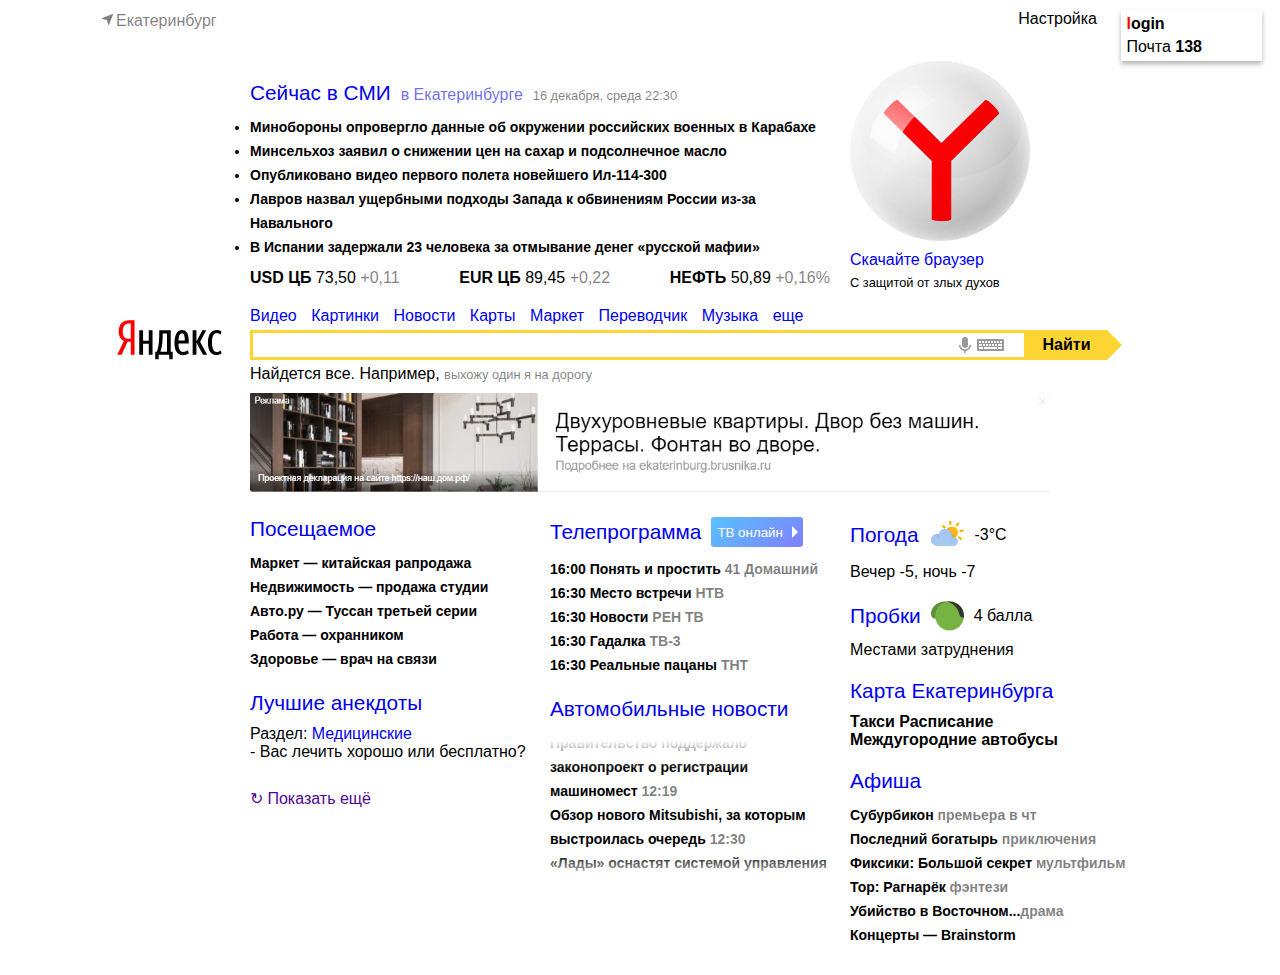
<file: html/browser/index.html>
<!DOCTYPE html>
<html lang="ru">

<head>
    <meta charset="UTF-8">
    <meta name="viewport" content="width=device-width, initial-scale=1.0">
    <title>Яндекс</title>
    <link href="./index.css" rel="stylesheet">
</head>

<body class="page">
    <input class="set" type="checkbox" id="trending">
    <input class="set" type="checkbox" id="jokes">
    <input class="set" type="checkbox" id="tv">
    <input class="set" type="checkbox" id="auto">
    <input class="set" type="checkbox" id="weather">
    <input class="set" type="checkbox" id="traffic">
    <input class="set" type="checkbox" id="map">
    <input class="set" type="checkbox" id="afisha">
    <input class="set" type="checkbox" id="showSettings">
    <div class="settings">
        <label for="trending">Посещаемое</label>
        <label for="jokes">Анекдоты</label>
        <label for="tv">Телепрограмма</label>
        <label for="auto">Автомобильные новости</label>
        <label for="weather">Погода</label>
        <label for="traffic">Пробки</label>
        <label for="map">Карта</label>
        <label for="afisha">Афиша</label>
    </div>

    <div class="menu page__menu">
        <span class="menu__city">Екатеринбург</span>
        <div>
            <label class="menu__settings" for="showSettings">Настройка</label>
            <div class="menu__user-info">
                <div class="menu__login">
                    <strong>login</strong>
                </div>
                <div class="menu__email-info">Почта <strong>138</strong></div>
            </div>
        </div>
    </div>
    <main class="content page__content">
        <section class="section content__section-news">
            <header class="section__header section__header_align-baseline">
                <a href="#" class="section__title">
                    Сейчас в СМИ
                </a>
                <a href="#" class="section__city">
                    в Екатеринбурге
                </a>
                <div class="section__date">
                    16 декабря, среда 22:30
                </div>
            </header>
            <ul class="section__list">
                <li>Минобороны опровергло данные об окружении российских военных в Карабахе</li>
                <li>Минсельхоз заявил о снижении цен на сахар и подсолнечное масло</li>
                <li>Опубликовано видео первого полета новейшего Ил-114-300</li>
                <li>Лавров назвал ущербными подходы Запада к обвинениям России из-за Навального</li>
                <li>В Испании задержали 23 человека за отмывание денег «русской мафии»</li>
            </ul>
            <aside class="prices section__extra">
                <div class="prices__price">
                    <strong>USD ЦБ</strong> 73,50 <span class="price__change">+0,11</span>
                </div>
                <div class="prices__price">
                    <strong>EUR ЦБ</strong> 89,45 <span class="price__change">+0,22</span>
                </div>
                <div class="prices__price">
                    <strong>НЕФТЬ</strong> 50,89 <span class="price__change">+0,16%</span>
                </div>
            </aside>
        </section>
        <div class="content__column1">
            <section class="section content__section-self-ads">
                <header class="section__header">
                    <a href="#" class="section__title">
                        Посещаемое
                    </a>
                </header>
                <ul class="section__list section__list_no-marker">
                    <li><strong>Маркет</strong> — китайская рапродажа</li>
                    <li><strong>Недвижимость</strong> — продажа студии</li>
                    <li><strong>Авто.ру</strong> — Туссан третьей серии</li>
                    <li><strong>Работа</strong> — охранником</li>
                    <li><strong>Здоровье</strong> — врач на связи</li>
                </ul>
            </section>
            <section class="section content__section-jokes">
                <input class="jokes-radio-button joke-1-inp" id="joke-1" type="radio" name="joke" checked>
                <input class="jokes-radio-button joke-2-inp" id="joke-2" type="radio" name="joke">
                <input class="jokes-radio-button joke-3-inp" id="joke-3" type="radio" name="joke">
                <input class="jokes-radio-button joke-4-inp" id="joke-4" type="radio" name="joke">
                <input class="jokes-radio-button joke-5-inp" id="joke-5" type="radio" name="joke">

                <header class="section__header">
                    <a href="#" class="section__title">
                        Лучшие анекдоты
                    </a>
                </header>
                <div class="section__main jokes__text_hideable joke-1">
                    Раздел: <a href="#">Медицинские</a><br />
                    - Вас лечить хорошо или бесплатно?
                </div>
                <div class="section__main jokes__text_hideable joke-2">
                    Раздел: <a href="#">Жизненные</a><br />
                    Терпение и труд - инфаркт и инсульт.
                </div>
                <div class="section__main jokes__text_hideable joke-3">
                    Раздел: <a href="#">Жизненные</a><br />
                    Этот год был похож на удар мизинцем о ножку тумбочки.
                </div>
                <div class="section__main jokes__text_hideable joke-4">
                    Раздел: <a href="#">Животные</a><br />
                    - Интересно, когда кошке тоскливо, у нее на душе люди скребут?
                </div>
                <div class="section__main jokes__text_hideable joke-5">
                    Раздел: <a href="#">Животные</a><br />
                    - Как зовут вашего кота?<br>
                    - Днем или в 5 утра?
                </div>
                <br>

                <div class="jokes-labels">
                    <label class="jokes-labels__label" for="joke-1">
                      ↻ Показать ещё
                    </label>
                    <label class="jokes-labels__label" for="joke-2">
                      ↻ Показать ещё
                    </label>
                    <label class="jokes-labels__label" for="joke-3">
                      ↻ Показать ещё
                    </label>
                    <label class="jokes-labels__label" for="joke-4">
                      ↻ Показать ещё
                    </label>
                    <label class="jokes-labels__label" for="joke-5">
                      ↻ Показать ещё
                    </label>
                </div>
            </section>
        </div>
        <div class="content__column2">
            <section class="section content__section-tv-program">
                <header class="section__header">
                    <a href="#" class="section__title">
                        Телепрограмма
                    </a>
                    <button class="section__button">ТВ онлайн</button>
                </header>
                <ul class="section__list  section__list_no-marker">
                    <li>16:00 Понять и простить <span class="section__list-item-extra">41 Домашний</span></li>
                    <li>16:30 Место встречи <span class="section__list-item-extra">НТВ</span></li>
                    <li>16:30 Новости <span class="section__list-item-extra">РЕН ТВ</span></li>
                    <li>16:30 Гадалка <span class="section__list-item-extra">ТВ-3</span></li>
                    <li>16:30 Реальные пацаны <span class="section__list-item-extra">ТНТ</span></li>
                </ul>
            </section>
            <section class="section content__section-auto-news">
                <header class="section__header">
                    <a href="#" class="section__title">
                        Автомобильные новости
                    </a>
                </header>
                <div class="section__scroll-list-container">
                    <ul class="section__list  section__list_no-marker section__list_scrollable">
                        <li>
                            Правительство поддержало законопроект о регистрации машиномест
                            <span class="section__list-item-extra">12:19</span>
                        </li>
                        <li>
                            Обзор нового Mitsubishi, за которым выстроилась очередь
                            <span class="section__list-item-extra">12:30</span>
                        </li>
                        <li>
                            «Лады» оснастят системой управления со смартфона
                            <span class="section__list-item-extra">12:40</span>
                        </li>
                        <li>
                            В Китае представили спорткар с двигателем от Focus RS
                            <span class="section__list-item-extra">12:50</span>
                        </li>
                        <li>
                            Новый Skoda Rapid для России: первые фотографии, цены и дата начала продаж
                            <span class="section__list-item-extra">13:50</span>
                        </li>
                        <li>
                            Объявлена стоимость Skoda Karoq российской сборки
                            <span class="section__list-item-extra">13:55</span>
                        </li>
                    </ul>
                </div>
            </section>
        </div>
        <div class="content__column3">
            <section class="section content__section-weather">
                <header class="section__header">
                    <a href="#" class="section__title">
                        Погода
                    </a>
                    <img class="section__icon" src="icon/weather.svg" alt="" />
                    <div class="section__title-extra">
                        -3&deg;C
                    </div>
                </header>
                <div class="section__main">
                    Вечер -5, ночь -7
                </div>
            </section>
            <section class="section content__section-traffic-jam">
                <header class="section__header">
                    <a href="#" class="section__title">
                        Пробки
                    </a>
                    <img class="section__icon" src="icon/traffic.svg" alt="" />
                    <div class="section__title-extra">4 балла</div>
                </header>
                <div class="section__main">
                    Местами затруднения
                </div>
            </section>
            <section class="section content__section-city-map">
                <header class="section__header">
                    <a href="#" class="section__title">
                        Карта Екатеринбурга
                    </a>
                </header>
                <div class="section__main">
                    <strong>
                        Такси Расписание<br />
                        Междугородние автобусы
                    </strong>
                </div>
            </section>
            <section class="section content__section-events">
                <header class="section__header">
                    <a href="#" class="section__title">
                        Афиша
                    </a>
                </header>
                <ul class="section__list  section__list_no-marker">
                    <li>Субурбикон <span class="section__list-item-extra">премьера в чт</span></li>
                    <li>Последний богатырь <span class="section__list-item-extra">приключения</span></li>
                    <li>
                        Фиксики: Большой секрет <span class="section__list-item-extra">мультфильм</span>
                    </li>
                    <li>Тор: Рагнарёк <span class="section__list-item-extra">фэнтези</span></li>
                    <li>Убийство в Восточном...<span class="section__list-item-extra">драма</span></li>
                    <li><strong>Концерты — Brainstorm</strong></li>
                </ul>
            </section>
        </div>

        <section class="search-bar content__search-bar">
            <nav class="search-bar__navigation">
                <a href="#" class="search-bar__nav-item">Видео</a>
                <a href="#" class="search-bar__nav-item">Картинки</a>
                <a href="#" class="search-bar__nav-item">Новости</a>
                <a href="#" class="search-bar__nav-item">Карты</a>
                <a href="#" class="search-bar__nav-item">Маркет</a>
                <a href="#" class="search-bar__nav-item">Переводчик</a>
                <a href="#" class="search-bar__nav-item">Музыка</a>
                <a href="#" class="search-bar__nav-item">еще</a>
            </nav>
            <div class="search-bar__search-line">
                <label for="search">
                    <input id="search" class="search-bar__edit-text" type="text" />
                </label>
                <img class="search-bar__icon" src="icon/micro.svg" alt="" />
                <img class="search-bar__icon" src="icon/keyboard.svg" alt="" />
                <button class="search-bar__button-find"><strong>Найти</strong></button>
                <div class="search-bar__arrow"></div>
            </div>
            <aside class="search-bar__extra">
                Найдется все. Например,
                <span class="search-bar__extra_light">выхожу один я на дорогу</span>
            </aside>
        </section>
        <section class="ad content__ad1">
            <img class="ad__img ad__img_small" src="img/ad1.png" alt="" />
            <a href="#" class="ad__title">Скачайте браузер</a>
            <div class="ad__info">С защитой от злых духов</div>
        </section>
        <section class="ad content__ad2">
            <img class="ad__img ad__img_big" src="img/ad2.PNG" alt="" />
        </section>
    </main>

</body>

</html>
</file>
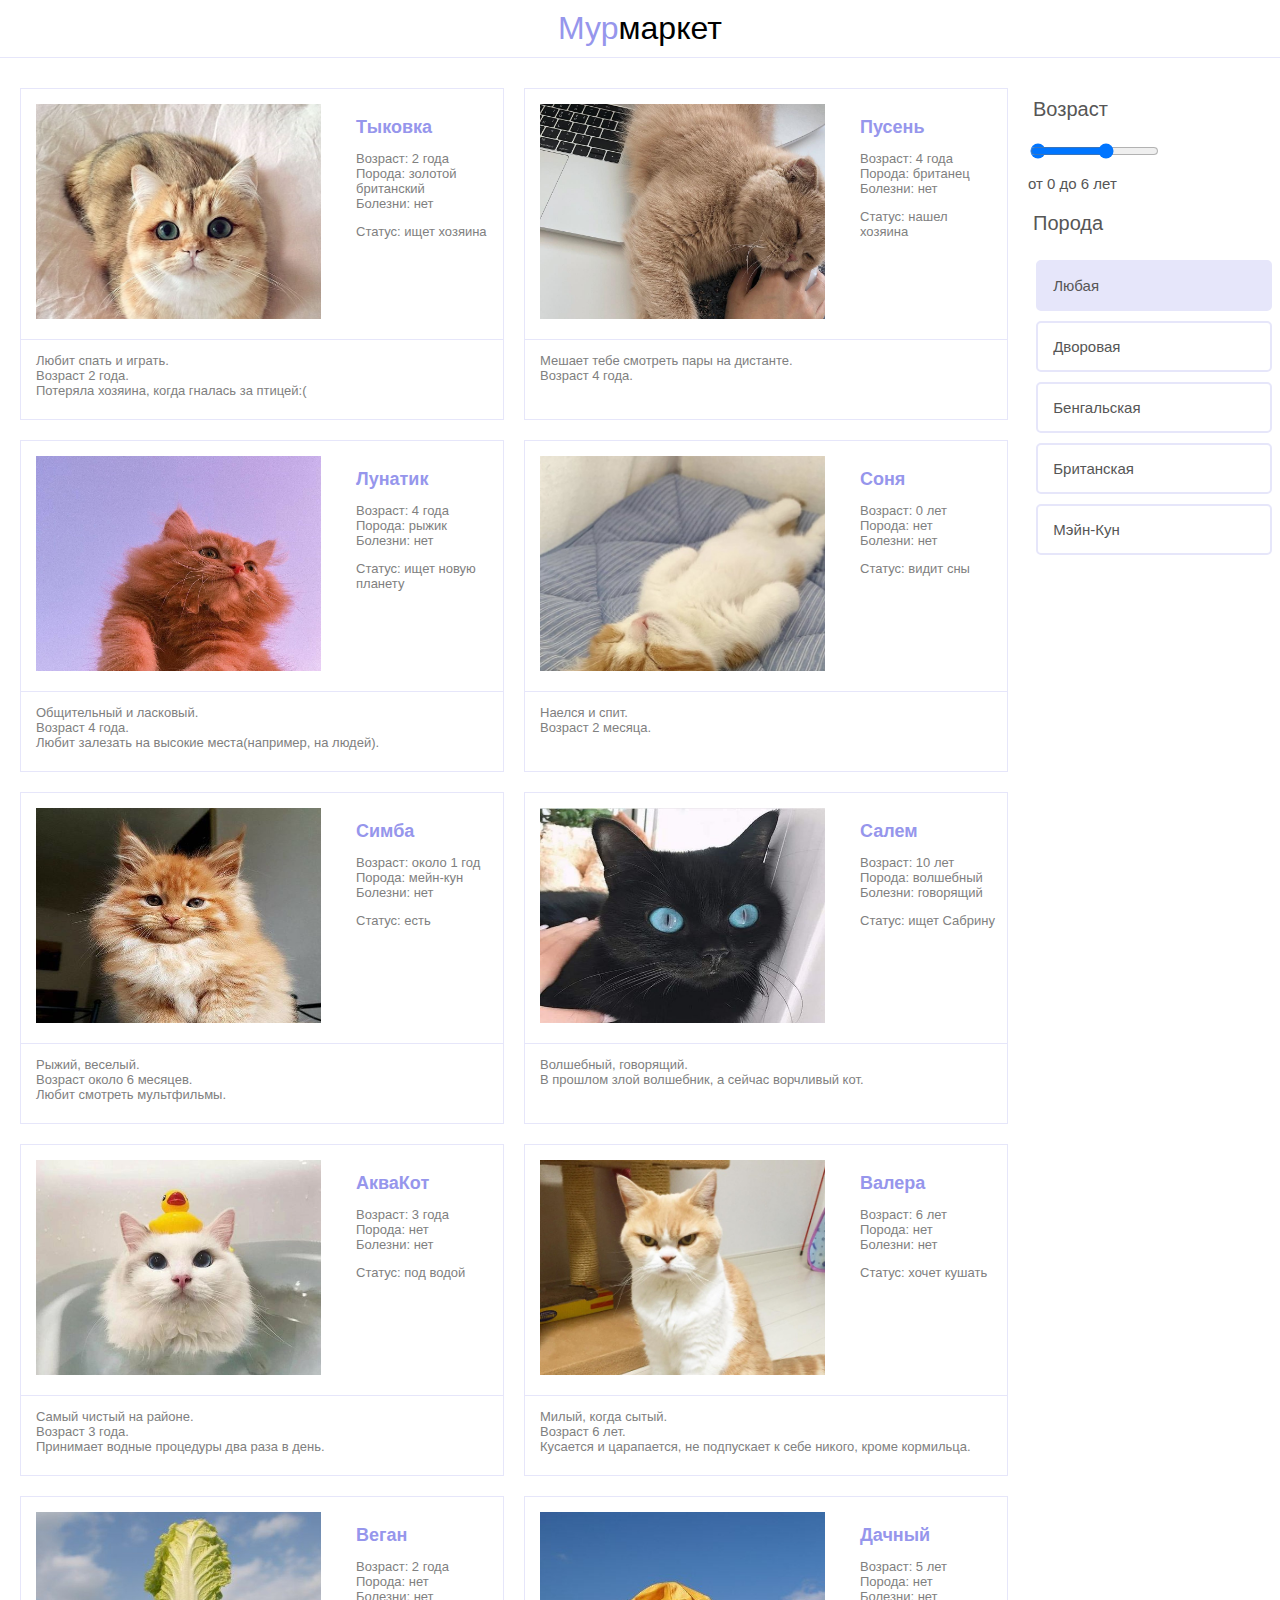
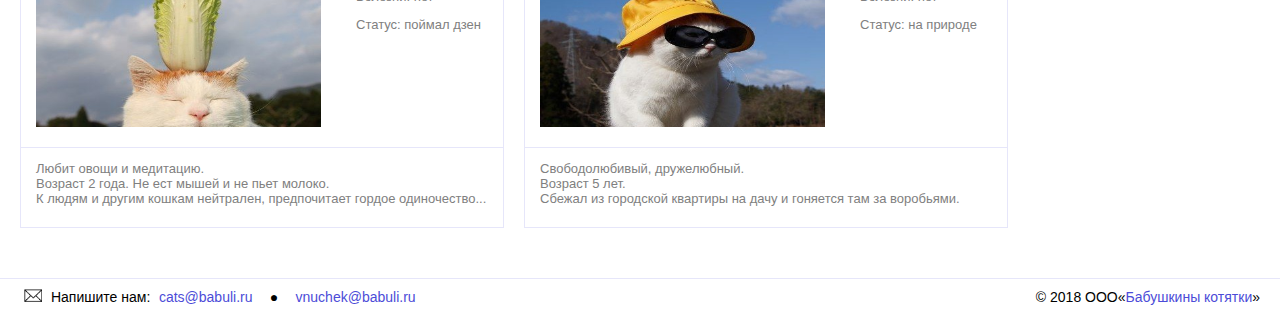
<file: html/cats-shop/index.html>
<!DOCTYPE html>
<html lang="ru">
  <head>
    <meta charset="utf-8">
    <meta name="viewport" content="width=device-width, initial-scale=1">
    <title>Mурмаркет</title>
    <link rel="stylesheet" href="./index.css">
  </head>
  <body>

      <header class="header">
        <h1 class="site_name"><span class="first_letter">Мур</span>маркет</h1>
      </header>

    <input class="filter-input rb-no" type="radio" name="filter" id="nothing" checked>
    <input class="filter-input rb-alley" type="radio" name="filter" id="alley">
    <input class="filter-input rb-maine-coon" type="radio" name="filter" id="maine-coon">
    <input class="filter-input rb-british" type="radio" name="filter" id="british">
    <input class="filter-input rb-bengal" type="radio" name="filter" id="bengal">

      <div class="market_wrapper">

        <aside class="filter">
          <h3 class="filter_name">Возраст</h3>
          <div class="age_filter">
            <input class="range left" type="range" id="left" name="left" min="0" max="10" value="0">
            <input class="range right" type="range" id="right" name="right" min="0" max="10" value="6">
            <p><br><br>от 0 до 6 лет</p>
          </div>
          <h3 class="filter_name">Порода</h3>
          <div class="breed_filter">
            <label class="breed lb-no" for="nothing">Любая</label>
            <label class="breed lb-alley" for="alley">Дворовая</label>
            <label class="breed lb-bengal" for="bengal">Бенгальская</label>
            <label class="breed lb-british" for="british">Британская</label>
            <label class="breed lb-maine-coon" for="maine-coon">Мэйн-Кун</label>
          </div>
        </aside>


        <div class="cats_wrapper">

          <article class="cats_info british">
            <div class="img_box">
              <a href="http://www.omfgdogs.com/"><img src="cats/кот1.jpg" alt="cat1" class="img_cat"></a>
            </div>
            <div class="descr">
              <p class="name"><a href="http://www.omfgdogs.com/">Тыковка</a></p>
              <section class="short_descr">
                <p>
                  Возраст: 2 года<br>
                  Порода: золотой британский<br>
                  Болезни: нет
                </p>
                <p class="status">
                  Статус: ищет хозяина
                </p>
              </section>
            </div>
            <section class="full_descr">
              <p>Любит спать и играть.<br> Возраст 2 года.<br>Потеряла хозяина, когда гналась за птицей:(</p>
            </section>
          </article>

          <article class="cats_info british">
            <div class="img_box">
              <a href="http://www.omfgdogs.com/"><img src="cats/кот2.jpg" alt="cat2" class="img_cat"></a>
            </div>
            <div class="descr">
              <p class="name"><a href="http://www.omfgdogs.com/">Пусень</a></p>
            <section class="short_descr">
              <p>
                Возраст: 4 года<br>
                Порода: британец<br>
                Болезни: нет
              </p>
              <p class="status">
                Статус: нашел хозяина
              </p>
            </section>
            </div>
            <section class="full_descr">
              <p>Мешает тебе смотреть пары на дистанте.<br>Возраст 4 года.</p>
            </section>
          </article>

          <article class="cats_info alley">
            <div class="img_box">
              <a href="http://www.omfgdogs.com/"><img src="cats/кот3.jpg" alt="cat3" class="img_cat"></a>
            </div>
            <div class="descr">
              <p class="name"><a href="http://www.omfgdogs.com/">Лунатик</a></p>
              <section class="short_descr">
                <p>Возраст: 4 года<br>Порода: рыжик<br>Болезни: нет</p>
                <p class="status">Статус: ищет новую планету</p>
              </section>
            </div>
            <section class="full_descr">
              <p>Общительный и ласковый.<br>Возраст 4 года.<br>Любит залезать на высокие места(например, на людей).</p>
            </section>
          </article>

          <article class="cats_info alley">
            <div class="img_box">
              <a href="http://www.omfgdogs.com/"><img src="cats/кот4.jpg" alt="cat4" class="img_cat"></a>
            </div>
            <div class="descr">
              <p class="name"><a href="http://www.omfgdogs.com/">Соня</a></p>
              <section class="short_descr">
                <p>Возраст: 0 лет<br>Порода: нет<br>Болезни: нет</p>
                <p class="status">Статус: видит сны</p>
              </section>
            </div>
            <section class="full_descr">
              <p>Наелся и спит.<br>Возраст 2 месяца.</p>
            </section>
          </article>

          <article class="cats_info maine-coon">
            <div class="img_box">
              <a href="http://www.omfgdogs.com/"><img src="cats/кот5.jpg" alt="cat5" class="img_cat"></a>
            </div>
            <div class="descr">
              <p class="name"><a href="http://www.omfgdogs.com/">Симба</a></p>
              <section class="short_descr">
                <p>Возраст: около 1 год<br>Порода: мейн-кун<br>Болезни: нет</p>
                <p class="status">Статус: есть</p>
              </section>
            </div>
            <section class="full_descr">
              <p>Рыжий, веселый.<br>Возраст около 6 месяцев.<br>Любит смотреть мультфильмы.</p>
            </section>
          </article>

          <article class="cats_info bengal">
            <div class="img_box">
              <a href="http://www.omfgdogs.com/"><img src="cats/кот6.jpg" alt="cat6" class="img_cat"></a>
            </div>
            <div class="descr">
              <p class="name"><a href="http://www.omfgdogs.com/">Салем</a></p>
              <section class="short_descr">
                <p>Возраст: 10 лет<br>Порода: волшебный<br>Болезни: говорящий</p>
                <p class="status">Статус: ищет Сабрину</p>
              </section>
            </div>
            <section class="full_descr">
              <p>Волшебный, говорящий.<br>В прошлом злой волшебник, а сейчас ворчливый кот.</p>
            </section>
          </article>

          <article class="cats_info alley">
            <div class="img_box">
              <a href="http://www.omfgdogs.com/"><img src="cats/кот7.jpg" alt="cat7" class="img_cat"></a>
            </div>
            <div class="descr">
              <p class="name"><a href="http://www.omfgdogs.com/">АкваКот</a></p>
              <section class="short_descr">
                <p>Возраст: 3 года<br>Порода: нет<br>Болезни: нет</p>
                <p class="status">Статус: под водой</p>
              </section>
            </div>
            <section class="full_descr">
              <p>Самый чистый на районе.<br>Возраст 3 года.<br>Принимает водные процедуры два раза в день.</p>
            </section>
          </article>

          <article class="cats_info alley">
            <div class="img_box">
              <a href="http://www.omfgdogs.com/"><img src="cats/кот8.jpg" alt="cat8" class="img_cat"></a>
            </div>
            <div class="descr">
              <p class="name"><a href="http://www.omfgdogs.com/">Валера</a></p>
              <section class="short_descr">
                <p>Возраст: 6 лет<br>Порода: нет<br>Болезни: нет</p>
                <p class="status">Статус: хочет кушать</p>
              </section>
            </div>
            <section class="full_descr">
              <p>Милый, когда сытый.<br>Возраст 6 лет.<br>Кусается и царапается, не подпускает к себе никого, кроме кормильца.</p>
            </section>
          </article>

          <article class="cats_info alley">
            <div class="img_box">
              <a href="http://www.omfgdogs.com/"><img src="cats/кот9.jpg" alt="cat9" class="img_cat"></a>
            </div>
            <div class="descr">
              <p class="name"><a href="http://www.omfgdogs.com/">Веган</a></p>
              <section class="short_descr">
                <p>Возраст: 2 года<br>Порода: нет<br>Болезни: нет</p>
                <p class="status">Статус: поймал дзен</p>
              </section>
            </div>
            <section class="full_descr">
              <p>Любит овощи и медитацию.<br>Возраст 2 года.
                Не ест мышей и не пьет молоко.<br>К людям и другим кошкам нейтрален, предпочитает гордое одиночество...</p>
            </section>
          </article>

          <article class="cats_info alley">
            <div class="img_box">
              <a href="http://www.omfgdogs.com/"><img src="cats/кот10.jpg" alt="cat10" class="img_cat"></a>
            </div>
            <div class="descr">
              <p class="name"><a href="http://www.omfgdogs.com/">Дачный</a></p>
              <section class="short_descr">
                <p>Возраст: 5 лет<br>Порода: нет<br>Болезни: нет</p>
                <p class="status">Статус: на природе</p>
              </section>
            </div>
            <section class="full_descr">
              <p>Свободолюбивый, дружелюбный.<br>Возраст 5 лет.<br>Сбежал из городской квартиры на дачу и гоняется там за воробьями.</p>
            </section>
          </article>
        </div>
      </div>



      <footer class="footer">
        <div class="footer_elem emails">
          Напишите нам:
          <br>
          <a class="email" href="https://cats.ru">  cats@babuli.ru</a>
          <br class="dot">
          <span class="dot">&#9679;</span>
          <br class="dot">
          <a class="email" href="https://cats.ru">  vnuchek@babuli.ru</a>
        </div>
        <div class="footer_elem footer_right">
          &copy; 2018 ООО«<a href="https://cats.ru">Бабушкины котятки</a>»
        </div>
      </footer>
  </body>
</html>
</file>
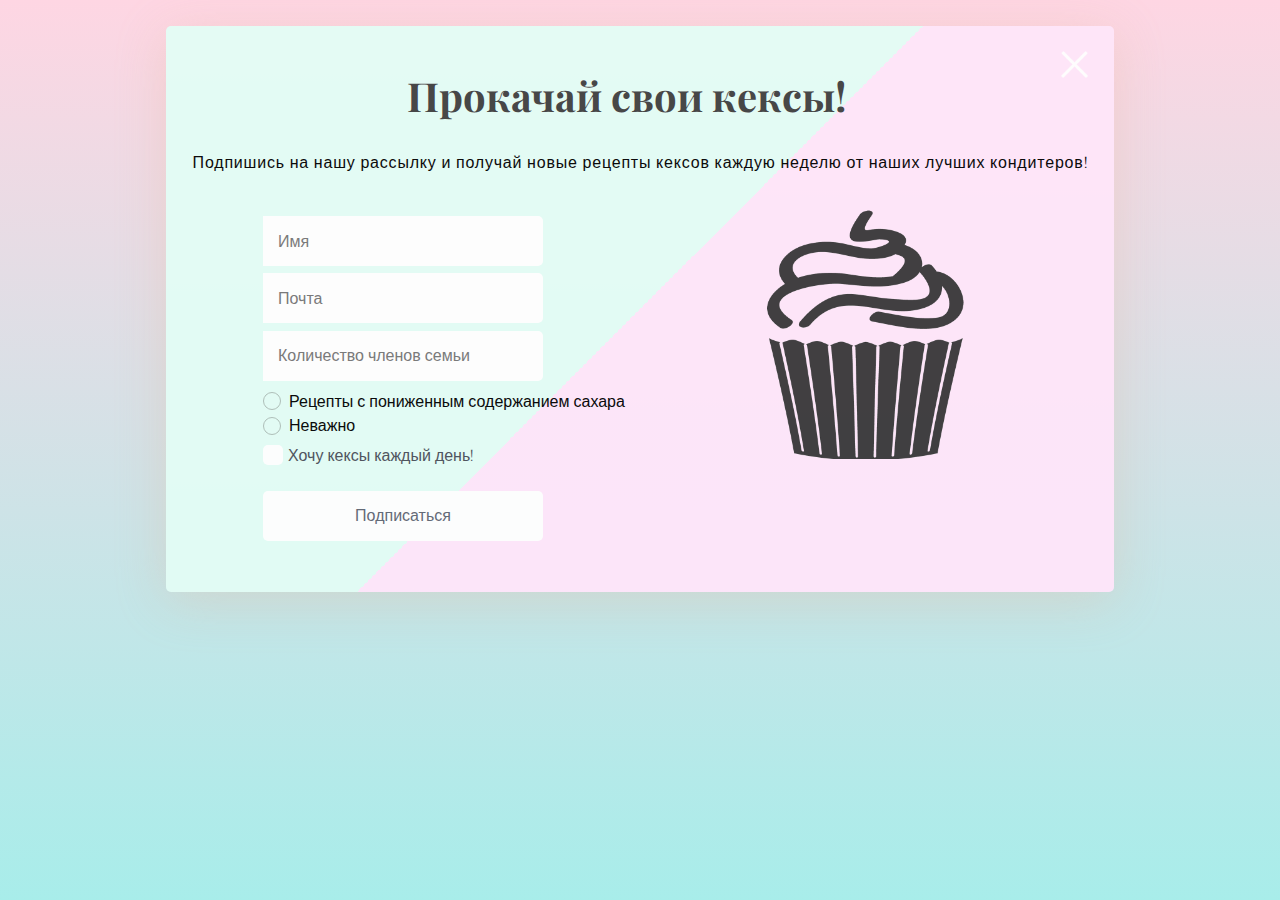
<file: html/form/index.html>
<!DOCTYPE html>
<html >
<head>
  <meta charset="UTF-8">
  <title>form</title>
   <link rel="stylesheet" href="index.css">
</head>

<body class="page">
<form>
      <div class="form__close">
         <input type="radio" id="close_form" name="close-radio"/>
         <label for="close_form"><img src="images/close.png" alt="cross"/></label>
      </div>

      <header class="head-form">
         <h2 class="title">Прокачай свои кексы!</h2>
         <p class="subtitle">Подпишись на нашу рассылку и получай новые рецепты кексов каждую неделю от наших лучших кондитеров!</p>
      </header>
   
      <div class="wrapper">
         <div class="info">
            <div class="field-set">
               <label for="txt-input">
                  <input class="form-input" id="txt-input" type="text" placeholder="Имя" required>
               </label>
               <br>
               <label for="email">
                  <input class="form-input" type="email" placeholder="Почта" id="email"  name="email" required>  
               </label> 
               <br>
               <label>
                  <input class="form-input" type="number" placeholder="Количество членов семьи" min="1" max="10">
               </label>
            </div>
         
            <div class="radio-buttons">
               <label class="custom-radio">
                  <input type="radio" name="color">
                  <span>Рецепты с пониженным содержанием сахара</span>
                </label>
                <label class="custom-radio">
                  <input type="radio" name="color">
                  <span>Неважно</span>
                </label>
            </div>
         
            <div class="input-checkbox">
               <label for="spam" class="checkbox-container">
                 <input type="checkbox" id="spam">
                 <span class="checkmark"></span>
                 Хочу кексы каждый день!
               </label>
             </div>
         
            <div class="submit-button-container">
               <button class="submit_button">
               <div class="submit_button_text">
                 Подписаться
               </div>
               </button>
            </div>

         </div>
      
         <div class="image-container">
            <img class="image" src="images/cupcake.png" alt="кекс">
         </div>

      </div> 
</form>
</body>
</html>
</file>
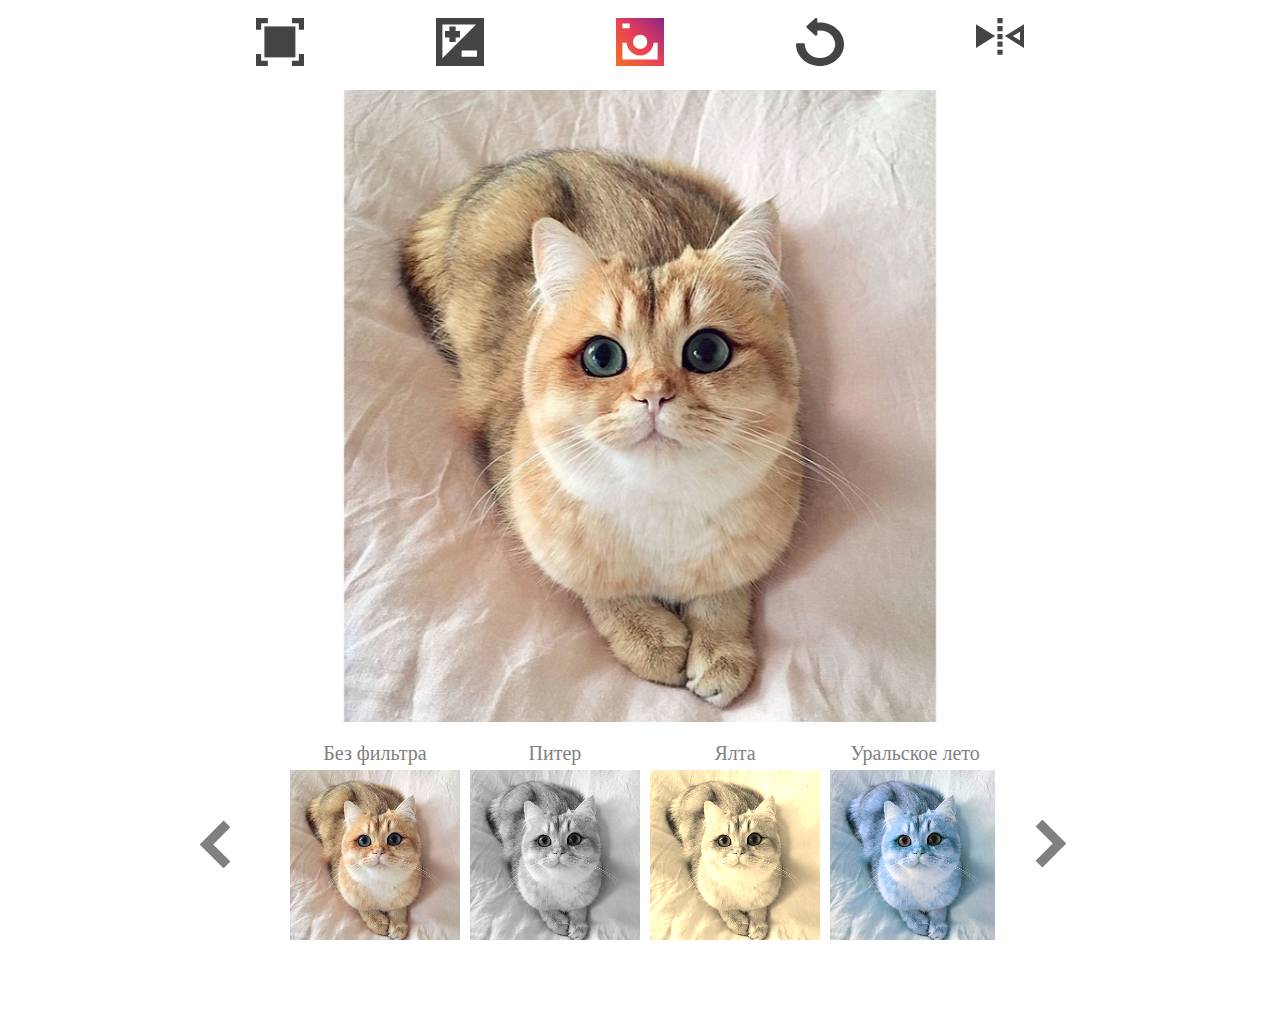
<file: html/insta-cat/index.html>
<!DOCTYPE html>
<html lang="ru">

<head>
  <meta charset="utf-8">
  <title>Задача «Котограм»</title>
  <link rel="stylesheet" href="index.css"/>
</head>

<body>

  <svg class="svg_sprite">

    <linearGradient id="logo-gradient" x1="0%" y1="100%" x2="100%" y2="0%">
      <stop offset="0%" stop-color="#f27121"></stop>
      <stop offset="50%" stop-color="#e94057"></stop>
      <stop offset="100%" stop-color="#8a2387"></stop>
    </linearGradient>

    <symbol id="instagram" xmlns="http://www.w3.org/2000/svg">
      <path d="M.5 7.401L24.428 31.33 48.357 7.4 41.569.613l-17.14
         17.14L7.288.614z" fill-rule="evenodd" />
    </symbol>

    <symbol xmlns="http://www.w3.org/2000/svg" id="fill-sprite">
      <path d="M8.395 8.395h30.996v30.996H8.395z"> </path>
      <path d="M35.946 0v5.166h6.888v6.673H48V0zM5.166 5.166h6.673V0H0v11.839h5.166zM42.834
        42.834h-6.888V48H48V35.946h-5.166zM5.166 35.946H0V48h11.839v-5.166H5.166z" />
    </symbol>

    <symbol xmlns="http://www.w3.org/2000/svg" id="flip-sprite">
      <path d="M0 29.9l19.084-11.788L0 6.325z" />
      <path d="M28.916 18.112L48 29.9V6.325L28.916 18.112zm15.058 4.425l-7.163-4.425
        7.163-4.424v8.849z" fill-rule="nonzero" />
      <path d="M21.398 8.05h5.205v5.175h-5.205zM21.398 0h5.205v5.175h-5.205zM21.398
        16.1h5.205v5.175h-5.205zM21.398 23.575h5.205v5.175h-5.205zM21.398
        31.625h5.205V36.8h-5.205z" />
    </symbol>

    <symbol xmlns="http://www.w3.org/2000/svg" id="logo-sprite">
      <path d="M0 0v48h48V0H0zm24.107 16.782a7.12 7.12 0 0 1 7.11 7.111 7.12 7.12 0 0 1-7.11
        7.111 7.12 7.12 0 0 1-7.111-7.11 7.12 7.12 0 0 1 7.11-7.112zM6.4
        5.547h7.253v4.693H6.4V5.547zM41.6 41.6H6.4V24.747h4.225c.443 7.053 6.318 12.657 13.482
        12.657 7.163 0 13.039-5.604 13.481-12.657H41.6V41.6z" fill-rule="evenodd" />
    </symbol>

    <symbol xmlns="http://www.w3.org/2000/svg" id="arrow-sprite">
      <path d="M.5 7.401L24.428 31.33 48.357 7.4 41.569.613l-17.14 17.14L7.288.614z" fill-rule="evenodd" />
    </symbol>

    <symbol xmlns="http://www.w3.org/2000/svg" id="rotate-sprite">
      <path d="M24 48c13.234 0 24-9.765 24-21.753 0-11.99-10.766-21.749-24-21.749-.88
        0-1.768.046-2.651.136V1.119c0-.452-.308-.863-.761-1.038a1.353 1.353 0 0 0-1.355.251l-8.504
        7.722c-.484.438-.484 1.138 0 1.583l8.5 7.739c.362.319.886.418
        1.359.243.453-.177.76-.585.76-1.035v-3.899c.88-.146 1.764-.212 2.651-.212 8.384 0 15.207
        6.18 15.207 13.774 0 7.593-6.825 13.778-15.207 13.778-8.382 0-15.203-6.187-15.203-13.778
        0-.616-.553-1.12-1.24-1.12H1.24c-.684 0-1.241.504-1.241 1.12C0 38.235 10.774 48 24 48z" fill-rule="evenodd" />
    </symbol>

    <symbol xmlns="http://www.w3.org/2000/svg" id="scale-sprite">
      <path d="M0 0v48h48V0H0zm6.4 6.4h33.682L6.4 40.227V6.4zm34.56 32.427H25.6v-6.4h15.36v6.4z" fill-rule="nonzero" />
      <path d="M24 13.071h-4.375v-4.5h-6.25v4.5H9V19.5h4.375V24h6.25v-4.5H24z" />
    </symbol>
  </svg>

  <input type="radio" id="size1" name="size" class="input_display_none size1" checked="checked">
  <input type="radio" id="size2" name="size" class="input_display_none size2">
  <input type="radio" id="size3" name="size" class="input_display_none size3">
  <input type="radio" id="rotate0" name="rotate" class="input_display_none rotate0" checked="checked">
  <input type="radio" id="rotate90" name="rotate" class="input_display_none rotate90">
  <input type="radio" id="rotate180" name="rotate" class="input_display_none rotate180">
  <input type="radio" id="rotate270" name="rotate" class="input_display_none rotate270">
  <input type="checkbox" id="fill" name="fill" class="input_display_none fill">
  <input type="checkbox" id="flip" name="flip" class="input_display_none flip">
  <input type="checkbox" id="orig" name="orig" class="input_display_none orig">
  <input type="radio" name="filter" id="no_filter" class="input_display_none no-filter" checked="checked">
  <input type="radio" name="filter" id="bw_filter" class="input_display_none bw-filter">
  <input type="radio" name="filter" id="sepia_filter" class="input_display_none sepia-filter">
  <input type="radio" name="filter" id="green_filter" class="input_display_none green-filter">
  <input type="radio" name="filter" id="blue_filter" class="input_display_none blue-filter">
  <input type="radio" name="filter" id="pink_filter" class="input_display_none pink-filter">


  <div class="menu">
    <div class="menu__button menu__fill">
      <label for="fill" class="button__fill">
        <svg>
          <use xlink:href="#fill-sprite"></use>
        </svg>
      </label>
    </div>

    <div class="menu__button menu__scale">
      <label for="size1" class="button__size button__size1">
        <svg>
          <use xlink:href="#scale-sprite"></use>
        </svg>
      </label>
      <label for="size2" class="button__size button__size2">
        <svg>
          <use xlink:href="#scale-sprite"></use>
        </svg>
      </label>
      <label for="size3" class="button__size button__size3">
        <svg>
          <use xlink:href="#scale-sprite"></use>
        </svg>
      </label>
    </div>

    <div class="menu__logo">
      <label for="orig">
        <svg fill="url(#logo-gradient)" class="button__orig">
          <use xlink:href="#logo-sprite"></use>
        </svg>
      </label>
    </div>

    <div class="menu__button menu__rotate">
      <label for="rotate0" class="button__rotate button__rotate0">
        <svg>
          <use xlink:href="#rotate-sprite"></use>
        </svg>
      </label>
      <label for="rotate90" class="button__rotate button__rotate90">
        <svg>
          <use xlink:href="#rotate-sprite"></use>
        </svg>
      </label>
      <label for="rotate180" class="button__rotate button__rotate180">
        <svg>
          <use xlink:href="#rotate-sprite"></use>
        </svg>
      </label>
      <label for="rotate270" class="button__rotate button__rotate270">
        <svg>
          <use xlink:href="#rotate-sprite"></use>
        </svg>
      </label>
    </div>

    <div class="menu__button menu__flip">
      <label for="flip" class="button__flip">
        <svg>
          <use xlink:href="#flip-sprite"></use>
        </svg>
      </label>
    </div>
  </div>

  <div class="main-window">
    <div class="picture">
      <div class="picture-box">
        <img class="img" src="кот.jpg" alt="кот" />
      </div>
    </div>
  </div>

  <input type="radio" name="list" id="state1" class="input_display_none state1" checked="checked">
  <input type="radio" name="list" id="state2" class="input_display_none state2">
  <input type="radio" name="list" id="state3" class="input_display_none state3">

  <div class="filters">
    <div class="left_arrow arrow">
      <label for="state1">
        <svg class="left_arrow__img l-arrow-s1">
          <use xlink:href="#arrow-sprite"></use>
        </svg>
      </label>
      <label for="state2">
        <svg class="left_arrow__img l-arrow-s2">
          <use xlink:href="#arrow-sprite"></use>
        </svg>
      </label>

      <svg class="left_arrow__img l-arrow-s3">
        <use xlink:href="#arrow-sprite"></use>
      </svg>

    </div>
    <div class="filter__show">
      <div class="filters__list">

        <div class="filter">
          <div class="name">
            Без фильтра
          </div>
          <div class="filter__preview">
            <label for="no_filter">
              <img class="filter__img" src="кот.jpg" alt="кот" />
            </label>
          </div>
        </div>

        <div class="filter">
          <div class="name">
            Питер
          </div>
          <div class="filter__preview">
            <label for="bw_filter">
              <img class="filter__img filter__bw" src="кот.jpg" alt="кот" />
            </label>
          </div>
        </div>

        <div class="filter">
          <div class="name">
            Ялта
          </div>
          <div class="filter__preview">
            <label for="sepia_filter">
              <img class="filter__img filter__sepia" src="кот.jpg" alt="кот" />
            </label>
          </div>
        </div>

        <div class="filter">
          <div class="name">
            Уральское лето
          </div>
          <div class="filter__preview">
            <label for="blue_filter">
              <img class="filter__img filter__blue" src="кот.jpg" alt="кот" />
            </label>
          </div>
        </div>
        
        <div class="filter">
          <div class="name">
            Розовый фламинго
          </div>
          <div class="filter__preview">
            <label for="pink_filter">
              <img class="filter__img filter__pink" src="кот.jpg" alt="кот" />
            </label>
          </div>
        </div>
        <div class="filter">
          <div class="name">
            Тайга
          </div>
          <div class="filter__preview">
            <label for="green_filter">
              <img class="filter__img filter__green" src="кот.jpg" alt="кот" />
            </label>
          </div>
        </div>
      </div>
    </div>
    <div class="right_arrow arrow">
      <svg class="right_arrow__img r-arrow-s1">
        <use xlink:href="#arrow-sprite"></use>
      </svg>
      <label for="state2">
        <svg class="right_arrow__img r-arrow-s2">
          <use xlink:href="#arrow-sprite"></use>
        </svg>
      </label>
      <label for="state3">
        <svg class="right_arrow__img r-arrow-s3">
          <use xlink:href="#arrow-sprite"></use>
        </svg>
      </label>
    </div>
  </div>
</body>

</html>
</file>
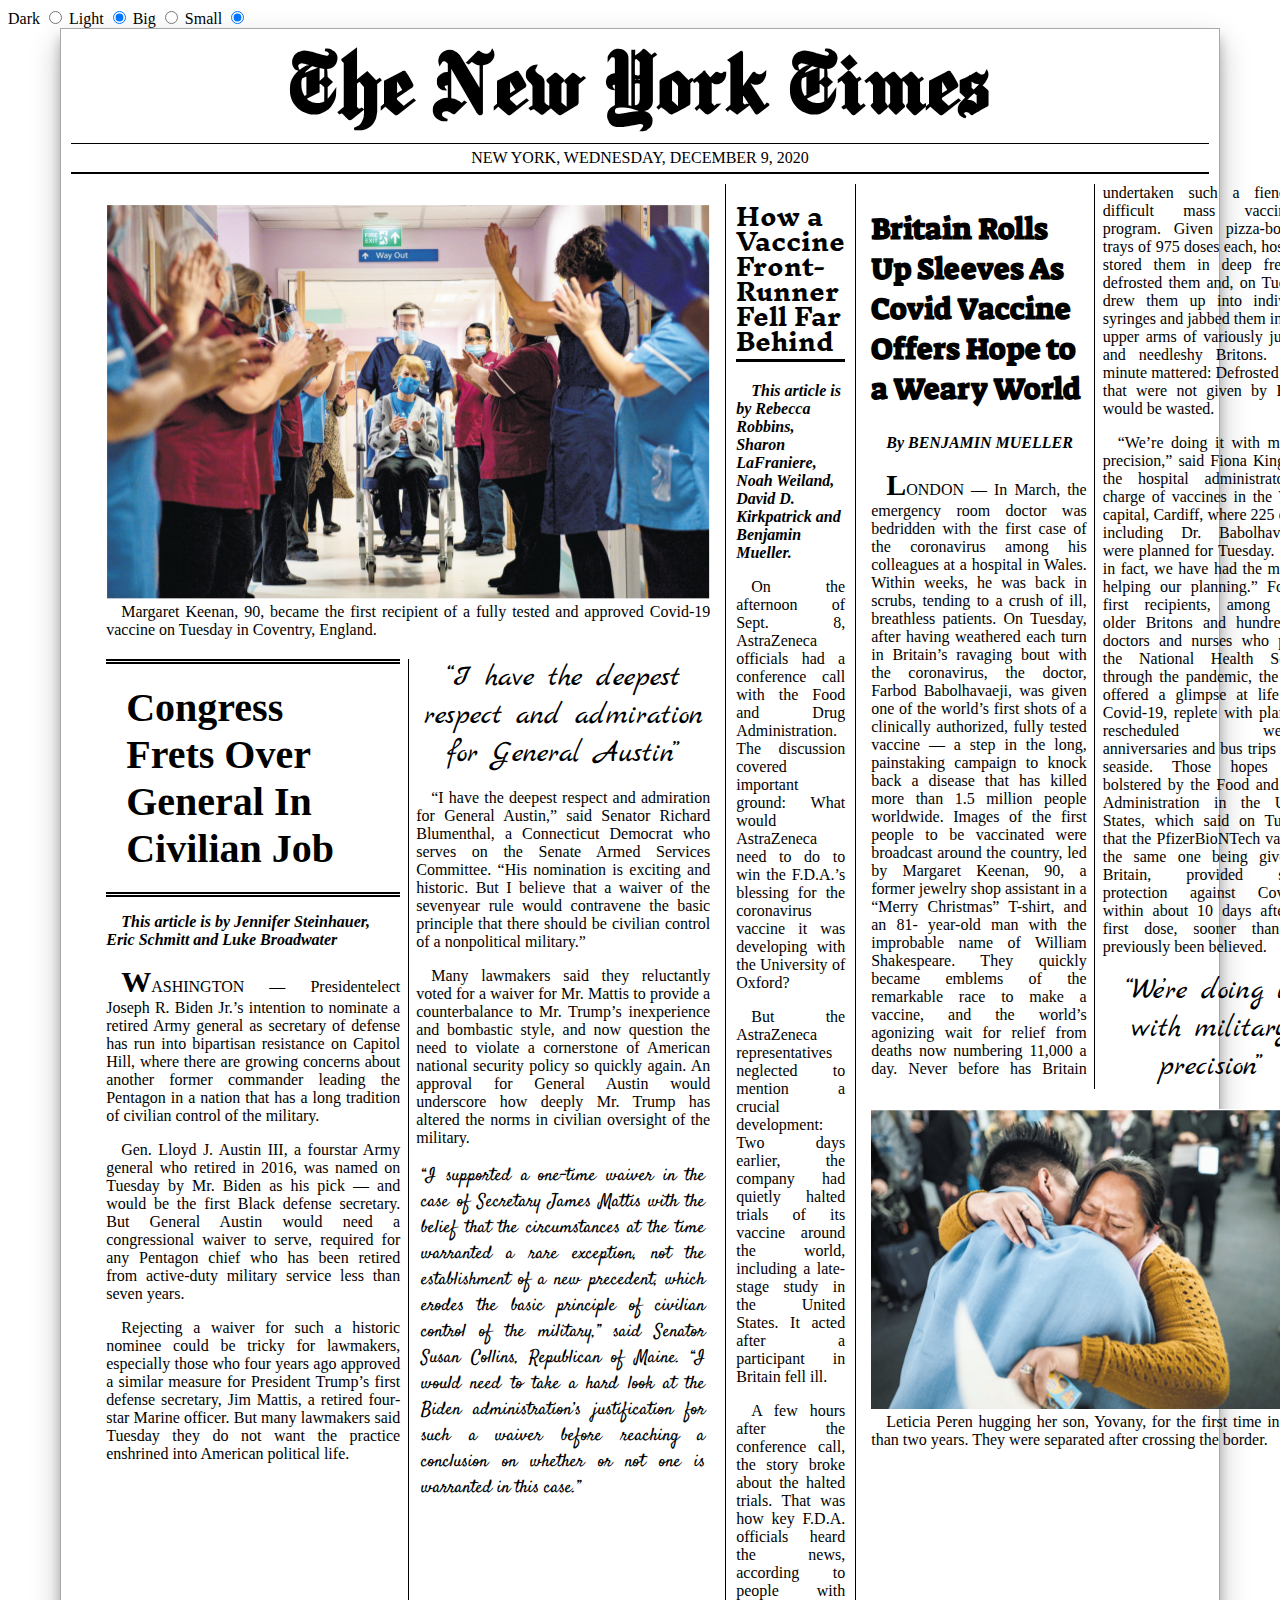
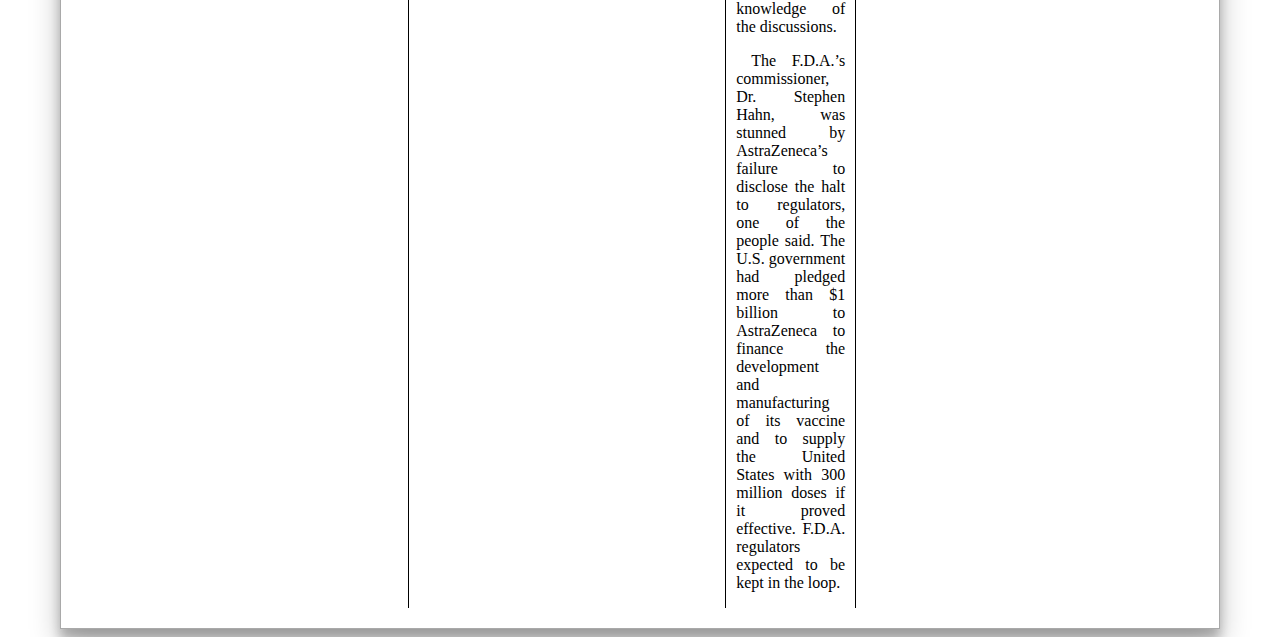
<file: html/newspaper/index.html>
<!DOCTYPE html>
<html lang="en">

<head>
    <meta charset="UTF-8">
    <meta name="viewport" content="width=device-width, initial-scale=1.0">
    <link rel="stylesheet" href="./index.css">
    <link rel="preconnect" href="https://fonts.gstatic.com">
    <link href="https://fonts.googleapis.com/css2?family=Inknut+Antiqua&display=swap" rel="stylesheet">
    <link href="https://fonts.googleapis.com/css2?family=Marck+Script&display=swap" rel="stylesheet">
    <link href="https://fonts.googleapis.com/css2?family=Suez+One&display=swap" rel="stylesheet">
    <link href="https://fonts.googleapis.com/css2?family=Kalam:wght@300&family=Satisfy&display=swap" rel="stylesheet">
    <title>Газета</title>
</head>

<body>
    <label for="theme-black">Dark</label>
    <input type="radio" id="theme-black" name="theme" class="theme-black">
    <label for="theme-white">Light</label>
    <input type="radio" id="theme-white" name="theme" checked>
    <label for="size-big">Big</label>
    <input type="radio" id="size-big" name="font" class="size-big">
    <label for="size-small">Small</label>
    <input type="radio" id="size-small" name="font" class="size-small" checked>
    <div class="page">
        <header class="header">
            <h1 class="paper-name">The New York Times</h1>
            <div class="date">NEW YORK, WEDNESDAY, DECEMBER 9, 2020</div>
        </header>
        <main class="newspaper">
            <article class="left">
                <div class="image">
                    <img src="./images/first-article.PNG" alt="Margaret Keenan">
                    <div class="image__comment text">Margaret Keenan, 90, became the first recipient
                        of a fully tested and approved Covid-19 vaccine on Tuesday in Coventry, England.</div>
                </div>

                <h2 class="title">Congress Frets
                    Over General
                    In Civilian Job</h2>
                <p class="autor">This article is by Jennifer Steinhauer, Eric Schmitt and Luke
                    Broadwater</p>
                <p class="text first">
                    WASHINGTON — Presidentelect Joseph R. Biden Jr.’s intention to nominate a retired Army
                    general as secretary of defense
                    has run into bipartisan resistance
                    on Capitol Hill, where there are
                    growing concerns about another
                    former commander leading the
                    Pentagon in a nation that has a
                    long tradition of civilian control of
                    the military.</p>
                <p class="text">
                    Gen. Lloyd J. Austin III, a fourstar Army general who retired in
                    2016, was named on Tuesday by
                    Mr. Biden as his pick — and would
                    be the first Black defense secretary. But General Austin would
                    need a congressional waiver to
                    serve, required for any Pentagon
                    chief who has been retired from
                    active-duty military service less
                    than seven years.</p>
                <p class="text">
                    Rejecting a waiver for such a
                    historic nominee could be tricky
                    for lawmakers, especially those
                    who four years ago approved a
                    similar measure for President
                    Trump’s first defense secretary,
                    Jim Mattis, a retired four-star Marine officer. But many lawmakers
                    said Tuesday they do not want the
                    practice enshrined into American
                    political life.</p>
                <blockquote class="quote-text">
                    “I have the deepest respect and
                    admiration for General Austin”
                </blockquote>
                <p class="text">
                    “I have the deepest respect and
                    admiration for General Austin,”
                    said Senator Richard Blumenthal,
                    a Connecticut Democrat who
                    serves on the Senate Armed Services Committee. “His nomination
                    is exciting and historic. But I believe that a waiver of the sevenyear rule would contravene the
                    basic principle that there should
                    be civilian control of a nonpolitical
                    military.”</p>
                <p class="text">
                    Many lawmakers said they reluctantly voted for a waiver for
                    Mr. Mattis to provide a counterbalance to Mr. Trump’s inexperience and bombastic style, and
                    now question the need to violate a
                    cornerstone of American national
                    security policy so quickly again.
                    An approval for General Austin
                    would underscore how deeply Mr.
                    Trump has altered the norms in civilian oversight of the military.
                </p>

                <blockquote class="big-quote">
                    “I supported a one-time waiver in the case of Secretary James Mattis with the belief that the
                    circumstances at the time warranted a rare exception, not the establishment of a new precedent,
                    which erodes the basic principle of civilian control of the military,” said Senator Susan Collins,
                    Republican of Maine. “I would need to take a hard look at the Biden administration’s justification
                    for such a waiver before reaching a conclusion on whether or not one is warranted in this case.”
                </blockquote>

            </article>

            <article class="center">
                <h2 class="title">How a Vaccine Front-Runner Fell Far Behind</h2>
                <p class="autor">
                    This article is by Rebecca Robbins, Sharon LaFraniere,
                    Noah Weiland, David D. Kirkpatrick and Benjamin Mueller.
                </p>
                <p class="text">
                    On the afternoon of Sept. 8, AstraZeneca officials had a conference call with the Food and Drug
                    Administration. The discussion
                    covered important ground: What
                    would AstraZeneca need to do to
                    win the F.D.A.’s blessing for the coronavirus vaccine it was developing with the University of
                    Oxford?</p>
                <p class="text">
                    But the AstraZeneca representatives neglected
                    to mention a crucial development: Two days earlier,
                    the company had quietly halted
                    trials of its vaccine around the
                    world, including a late-stage
                    study in the United States. It acted
                    after a participant in Britain fell ill.</p>
                <p class="text">
                    A few hours after the conference call,
                    the story broke about
                    the halted trials. That was how
                    key F.D.A. officials heard the
                    news, according to people with
                    knowledge of the discussions.
                </p>
                <p class="text">
                    The F.D.A.’s commissioner, Dr.
                    Stephen Hahn, was stunned by
                    AstraZeneca’s failure to disclose
                    the halt to regulators, one of the
                    people said. The U.S. government
                    had pledged more than $1 billion
                    to AstraZeneca to finance the development and manufacturing of
                    its vaccine and to supply the
                    United States with 300 million
                    doses if it proved effective. F.D.A.
                    regulators expected to be kept in
                    the loop.
                </p>
            </article>

            <article class="right">
                <h2 class="title">Britain Rolls Up Sleeves
                    As Covid Vaccine Offers
                    Hope to a Weary World</h2>
                <p class="autor">By BENJAMIN MUELLER</p>
                <p class="text first">
                    LONDON — In March, the
                    emergency room doctor was bedridden with the first case of the coronavirus among his colleagues at
                    a hospital in Wales. Within weeks,
                    he was back in scrubs, tending to a
                    crush of ill, breathless patients.
                    On Tuesday, after having
                    weathered each turn in Britain’s
                    ravaging bout with the coronavirus, the doctor, Farbod Babolhavaeji, was given one of the
                    world’s first shots of a clinically
                    authorized, fully tested vaccine —
                    a step in the long, painstaking
                    campaign to knock back a disease
                    that has killed more than 1.5 million people worldwide.
                    Images of the first people to be
                    vaccinated were broadcast
                    around the country, led by Margaret Keenan, 90, a former jewelry shop assistant in a “Merry
                    Christmas” T-shirt, and an 81-
                    year-old man with the improbable
                    name of William Shakespeare.
                    They quickly became emblems of
                    the remarkable race to make a
                    vaccine, and the world’s agonizing
                    wait for relief from deaths now
                    numbering 11,000 a day.
                    Never before has Britain undertaken such a fiendishly difficult
                    mass vaccination program. Given
                    pizza-box-like trays of 975 doses
                    each, hospitals stored them in
                    deep freezers, defrosted them
                    and, on Tuesday, drew them up
                    into individual syringes and
                    jabbed them into the upper arms
                    of variously jubilant and needleshy Britons. Every minute mattered: Defrosted doses that were
                    not given by Friday would be
                    wasted.</p>
                <p class="text">
                    “We’re doing it with military
                    precision,” said Fiona Kinghorn,
                    the hospital administrator in
                    charge of vaccines in the Welsh
                    capital, Cardiff, where 225 doses,
                    including Dr. Babolhavaeji’s, were
                    planned for Tuesday. “And, in fact,
                    we have had the military helping
                    our planning.”
                    For the first recipients, among
                    them older Britons and hundreds
                    of doctors and nurses who pulled
                    the National Health Service
                    through the pandemic, the shots
                    offered a glimpse at life after
                    Covid-19, replete with plans for rescheduled wedding anniversaries
                    and bus trips to the seaside.
                    Those hopes were bolstered by
                    the Food and Drug Administration in the United States, which
                    said on Tuesday that the PfizerBioNTech vaccine, the same one
                    being given in Britain, provided
                    strong protection against Covid-19
                    within about 10 days after the first
                    dose, sooner than had previously
                    been believed.
                </p>

                <blockquote class="quote-text">
                    “We’re doing it with military
                    precision”
                </blockquote>

                <div class="image">
                    <img src="./images/article3.PNG" alt="Leticia Peren hugging her son, Yovany">
                    <div class="image__comment text">Leticia Peren hugging her son, Yovany, for the first time in more
                        than two years. They were separated after crossing the border.</div>
                </div>
            </article>
            <div class="info">© 2020 The New York Times Company</div>
        </main>
    </div>
</body>

</html>
</file>
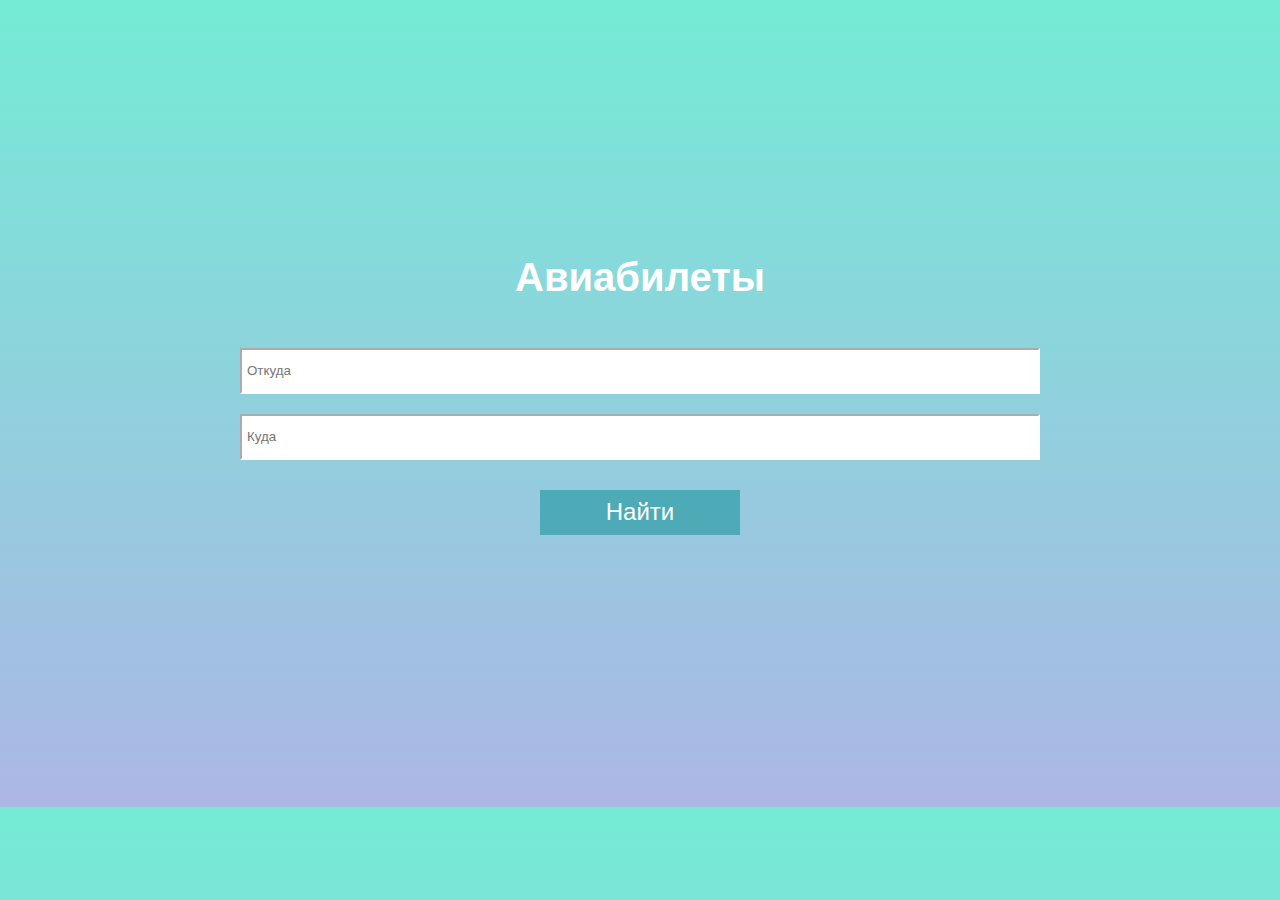
<file: js/8/index.html>
<!DOCTYPE html>
<html lang="ru">

<head>
    <meta charset="utf-8">
    <title>Локдаун Аркадия</title>
    <link href="index.css" rel="stylesheet">
</head>

<body>
    <form class="form">
        <h1 class="title">Авиабилеты</h1>

        <div class="search__bar">
            <div class="search__input">
                <label for="search"></label>
                <input autocomplete="off" class="search__input-field search__element_height" id="search"
                    oninput="find_suggest_first()" placeholder="Откуда" type="text">
            </div>
            <div class="search__input">
                <label for="search"></label>
                <input autocomplete="off" class="search__input-field search__element_height" id="search2"
                    oninput="find_suggest_second()" placeholder="Куда" type="text">
            </div>
        </div>

        <button class="search__button" id="submit" name="submit" type="submit">
            <div class="button__text">Найти</div>
        </button>
    </form>
    <script src="index.js" type="text/javascript"></script>
</body>

</html>
</file>
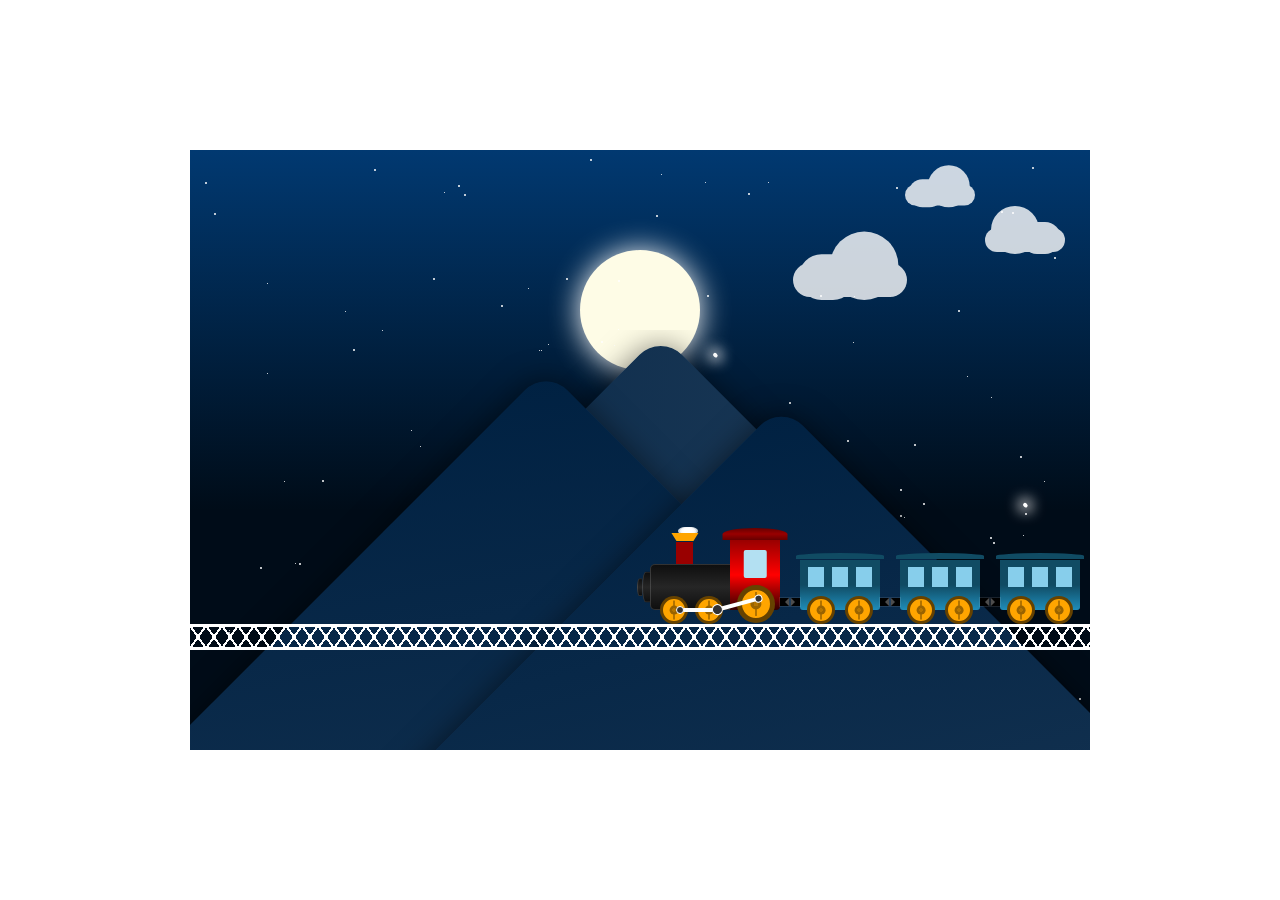
<file: html/cartoon-master/src/index.html>
<!DOCTYPE html>
<html lang="ru">

<head>
  <meta charset="utf-8">
  <title>Задача «Мультик»</title>
  <link rel="stylesheet" href="index.css">
  <link rel="stylesheet" href="stars.css">
  <link rel="stylesheet" href="train.css">
  <link rel="stylesheet" href="sky.css">
  <link rel="stylesheet" href="meteors.css">
</head>

<body>
  <div class="hover-rotator"></div>
  <div class="hover-rotator"></div>
  <div class="hover-rotator"></div>
  <div class="hover-rotator"></div>
  <div class="center">
    <div class="canvas">
      <div class="meteors">
        <div class="meteor"></div>
        <div class="meteor"></div>
			  <div class="meteor"></div>
      </div>
      <div class="stars">
        <div class="star"></div>
        <div class="star"></div>
        <div class="star"></div>
        <div class="star"></div>
        <div class="star"></div>
        <div class="star"></div>
        <div class="star"></div>
        <div class="star"></div>
        <div class="star"></div>
        <div class="star"></div>
        <div class="star"></div>
        <div class="star"></div>
        <div class="star"></div>
        <div class="star"></div>
        <div class="star"></div>
        <div class="star"></div>
        <div class="star"></div>
        <div class="star"></div>
        <div class="star"></div>
        <div class="star"></div>
        <div class="star"></div>
        <div class="star"></div>
        <div class="star"></div>
        <div class="star"></div>
        <div class="star"></div>
        <div class="star"></div>
        <div class="star"></div>
        <div class="star"></div>
        <div class="star"></div>
        <div class="star"></div>
        <div class="star"></div>
        <div class="star"></div>
        <div class="star"></div>
        <div class="star"></div>
        <div class="star"></div>
        <div class="star"></div>
        <div class="star"></div>
        <div class="star"></div>
        <div class="star"></div>
        <div class="star"></div>
        <div class="star"></div>
        <div class="star"></div>
        <div class="star"></div>
        <div class="star"></div>
        <div class="star"></div>
        <div class="star"></div>
        <div class="star"></div>
        <div class="star"></div>
        <div class="star"></div>
        <div class="star"></div>
        <div class="star"></div>
        <div class="star"></div>
        <div class="star"></div>
        <div class="star"></div>
        <div class="star"></div>
        <div class="star"></div>
        <div class="star"></div>
        <div class="star"></div>
        <div class="star"></div>
        <div class="star"></div>
        <div class="star"></div>
        <div class="star"></div>
        <div class="star"></div>
        <div class="star"></div>
        <div class="star"></div>
        <div class="star"></div>
        <div class="star"></div>
        <div class="star"></div>
        <div class="star"></div>
        <div class="star"></div>
        <div class="star"></div>
        <div class="star"></div>
        <div class="star"></div>
        <div class="star"></div>
        <div class="star"></div>
        <div class="star"></div>
        <div class="star"></div>
        <div class="star"></div>
        <div class="star"></div>
        <div class="star"></div>
        <div class="star"></div>
        <div class="star"></div>
        <div class="star"></div>
        <div class="star"></div>
        <div class="star"></div>
        <div class="star"></div>
        <div class="star"></div>
        <div class="star"></div>
        <div class="star"></div>
        <div class="star"></div>
        <div class="star"></div>
        <div class="star"></div>
        <div class="star"></div>
        <div class="star"></div>
        <div class="star"></div>
        <div class="star"></div>
        <div class="star"></div>
        <div class="star"></div>
        <div class="star"></div>
        <div class="star"></div>
        <div class="star"></div>
        <div class="star"></div>
        <div class="star"></div>
        <div class="star"></div>
        <div class="star"></div>
        <div class="star"></div>
        <div class="star"></div>
        <div class="star"></div>
      </div>
      <div class="moon"></div>
      <div class="clouds">
        <div class="cloud"></div>
        <div class="cloud"></div>
        <div class="cloud"></div>
        <div class="cloud"></div>
      </div>
      <div class="h-con">
        <div class="hill2"></div>
        <div class="hill"></div>
        <div class="hill3"></div>
      </div>
      <div class="train">
        <div class="engine-front">
          <div class="chimney">
            <div class="smoke"></div>
            <div class="smoke smoke-2"></div>
            <div class="smoke smoke-3"></div>
            <div class="smoke smoke-4"></div>
          </div>
        </div>

        <div class="engine-body"></div>

        <div class="compartment">
          <div class="compartment-window"></div>
        </div>

        <div class="compartment compartment-two">
          <div class="compartment-window"></div>
        </div>

        <div class="compartment compartment-three">
          <div class="compartment-window"></div>
        </div>

        <div class="wheel-holder">
          <div class="wheel"></div>
          <div class="wheel wheel-2">
            <div class="wheel-joint"></div>
            <div class="wheel-joint wheel-joint-2"></div>
          </div>
          <div class="wheel wheel-3"></div>
          <div class="wheel wheel-4"></div>
          <div class="wheel wheel-5"></div>
          <div class="wheel wheel-6"></div>
          <div class="wheel wheel-7"></div>
          <div class="wheel wheel-8"></div>
          <div class="wheel wheel-9"></div>
        </div>
      </div>
      <div class="bridge"></div>
      <div class="side-right"></div>
      <div class="side-top"></div>
    </div>
  </div>
</body>

</html>
</file>
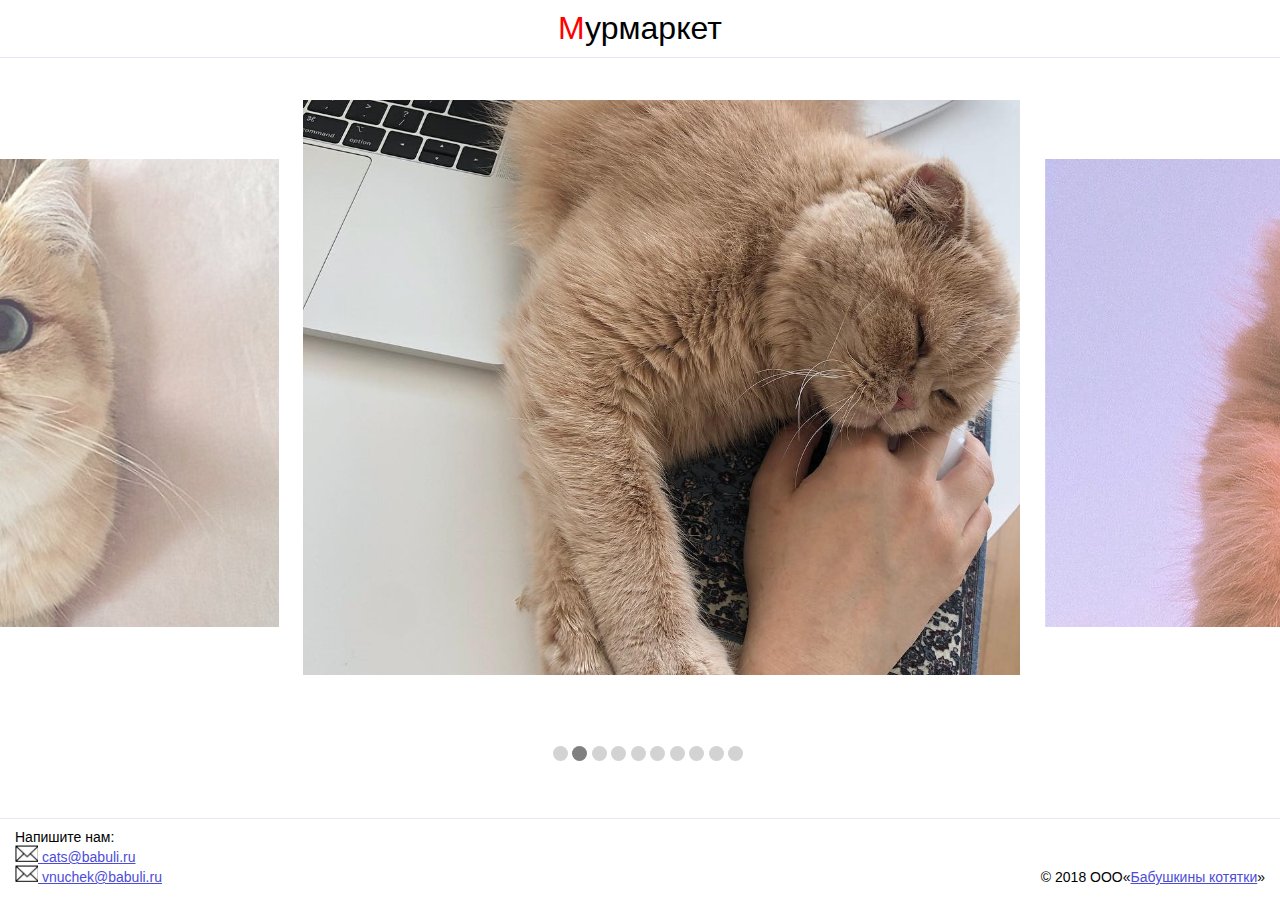
<file: html/cats/src/index.html>
<!DOCTYPE html>
<html lang="ru">
  <head>
    <meta charset="utf-8">
    <title>Мурмаркет</title>
    <link rel="stylesheet" href="./index.css">
  </head>
  <body>
      <header class="header">
        <h1 class="site_name"><span class="first_letter">М</span>урмаркет</h1>
      </header>



      <input type="checkbox" class="switcher checkbox_1" id="modal_1">
      <input type="checkbox" class="switcher checkbox_2" id="modal_2">
      <input type="checkbox" class="switcher checkbox_3" id="modal_3">
      <input type="checkbox" class="switcher checkbox_4" id="modal_4">
      <input type="checkbox" class="switcher checkbox_5" id="modal_5">
      <input type="checkbox" class="switcher checkbox_6" id="modal_6">
      <input type="checkbox" class="switcher checkbox_7" id="modal_7">
      <input type="checkbox" class="switcher checkbox_8" id="modal_8">
      <input type="checkbox" class="switcher checkbox_9" id="modal_9">
      <input type="checkbox" class="switcher checkbox_10" id="modal_10">


      <main class="wrapper">

        <input type="radio" class="switcher carousel_1" id="carousel_1" name="carousel">
        <input type="radio" class="switcher carousel_2" id="carousel_2" name="carousel" checked>
        <input type="radio" class="switcher carousel_3" id="carousel_3" name="carousel">
        <input type="radio" class="switcher carousel_4" id="carousel_4" name="carousel">
        <input type="radio" class="switcher carousel_5" id="carousel_5" name="carousel">
        <input type="radio" class="switcher carousel_6" id="carousel_6" name="carousel">
        <input type="radio" class="switcher carousel_7" id="carousel_7" name="carousel">
        <input type="radio" class="switcher carousel_8" id="carousel_8" name="carousel">
        <input type="radio" class="switcher carousel_9" id="carousel_9" name="carousel">
        <input type="radio" class="switcher carousel_10" id="carousel_10" name="carousel">

        <div class="carousel_elems">
          <div class="carousel_elem elem_1">
            <label for="carousel_1"></label>
            <label class="modal_label" for="modal_1"></label>
            <div class="carousel_name">
                  <h3 class="name">Тыковка</h3>
            </div>
          </div>

          <div class="carousel_elem elem_2">
            <label for="carousel_2"></label>
            <label class="modal_label" for="modal_2"></label>
            <div class="carousel_name">
                  <h3 class="name">Пусень</h3>
            </div>
          </div>

          <div class="carousel_elem elem_3">
            <label for="carousel_3"></label>
            <label class="modal_label" for="modal_3"></label>
            <div class="carousel_name">
                  <h3 class="name">Лунатик</h3>
            </div>
          </div>

          <div class="carousel_elem elem_4">
            <label for="carousel_4"></label>
            <label class="modal_label" for="modal_4"></label>
            <div class="carousel_name">
                  <h3 class="name">Соня</h3>
            </div>
          </div>

          <div class="carousel_elem elem_5">
            <label for="carousel_5"></label>
            <label class="modal_label" for="modal_5"></label>
            <div class="carousel_name">
                  <h3 class="name">Симба</h3>
            </div>
          </div>

          <div class="carousel_elem elem_6">
            <label for="carousel_6"></label>
            <label class="modal_label" for="modal_6"></label>
            <div class="carousel_name">
                  <h3 class="name">Салем</h3>
            </div>
          </div>

          <div class="carousel_elem elem_7">
            <label for="carousel_7"></label>
            <label class="modal_label" for="modal_7"></label>
            <div class="carousel_name">
                  <h3 class="name">АкваКот</h3>
            </div>
          </div>

          <div class="carousel_elem elem_8">
            <label for="carousel_8"></label>
            <label class="modal_label" for="modal_8"></label>
            <div class="carousel_name">
                  <h3 class="name">Валера</h3>
            </div>
          </div>

          <div class="carousel_elem elem_9">
            <label for="carousel_9"></label>
            <label class="modal_label" for="modal_9"></label>
            <div class="carousel_name">
                  <h3 class="name">Веган</h3>
            </div>
          </div>

          <div class="carousel_elem elem_10">
            <label for="carousel_10"></label>
            <label class="modal_label" for="modal_10"></label>
            <div class="carousel_name">
                  <h3 class="name">Дачный</h3>
            </div>
          </div>
        </div>

        <ul class="pointers">
          <li>
            <label class="pointer" for="carousel_1"></label>
          </li>
          <li>
            <label class="pointer" for="carousel_2"></label>
          </li>
          <li>
            <label class="pointer" for="carousel_3"></label>
          </li>
          <li>
            <label class="pointer" for="carousel_4"></label>
          </li>
          <li>
            <label class="pointer" for="carousel_5"></label>
          </li>
          <li>
            <label class="pointer" for="carousel_6"></label>
          </li>
          <li>
            <label class="pointer" for="carousel_7"></label>
          </li>
          <li>
            <label class="pointer" for="carousel_8"></label>
          </li>
          <li>
            <label class="pointer" for="carousel_9"></label>
          </li>
          <li>
            <label class="pointer" for="carousel_10"></label>
          </li>
        </ul>
      </main>

      <div class="cats_info">
        <article class="descr">
          <img src="cats/кот1.jpg" alt="Тыковка" class="img_cat">
          <label class="close_label" for="modal_1">&#x2715;</label>
          <section class="text_descr">
            <h3>Тыковка</h3>
            <p>Любит спать и играть.<br>Возраст 2 года.<br>Потеряла хозяина, когда гналась за птицей:(</p>
          </section>
        </article>

        <article class="descr">
          <img src="cats/кот2.jpg" alt="Пусень" class="img_cat">
          <label class="close_label" for="modal_2">&#x2715;</label>
          <section class="text_descr">
            <h3>Пусень</h3>
            <p>Мешает тебе смотреть пары на дистанте.<br>Возраст 4 года.</p>
          </section>
        </article>

        <article class="descr">
          <img src="cats/кот3.jpg" alt="Лунатик" class="img_cat">
          <label class="close_label" for="modal_3">&#x2715;</label>
          <section class="text_descr">
            <h3>Лунатик</h3>
            <p>Общительный и ласковый.<br>Возраст 4 года.<br>Любит залезать на высокие места(например, на людей).</p>
          </section>
        </article>

        <article class="descr">
          <img src="cats/кот4.jpg" alt="Соня" class="img_cat">
          <label class="close_label" for="modal_4">&#x2715;</label>
          <section class="text_descr">
            <h3>Соня</h3>
            <p>Наелся и спит.<br>Возраст 2 месяца.</p>
          </section>
        </article>

        <article class="descr">
          <img src="cats/кот5.jpg" alt="Соня" class="img_cat">
          <label class="close_label" for="modal_5">&#x2715;</label>
          <section class="text_descr">
            <h3>Симба</h3>
            <p>Рыжий, веселый.<br>
               Возраст около 6 месяцев.<br>
               Любит смотреть мультфильмы.
            </p>
          </section>
        </article>

        <article class="descr">
          <img src="cats/кот6.jpg" alt="Соня" class="img_cat">
          <label class="close_label" for="modal_6">&#x2715;</label>
          <section class="text_descr">
            <h3>Салем</h3>
            <p>Волшебный, говорящий.
              <br>Возраст больше 500 лет.
              <br>В прошлом злой волшебник, а сейчас ворчливый кот.
            </p>
          </section>
        </article>

        <article class="descr">
          <img src="cats/кот7.jpg" alt="Соня" class="img_cat">
          <label class="close_label" for="modal_7">&#x2715;</label>
          <section class="text_descr">
            <h3>АкваКот</h3>
            <p>Самый чистый на районе.
              <br>Возраст 3 года.
              <br>Принимает водные процедуры два раза в день.
            </p>
          </section>
        </article>

        <article class="descr">
          <img src="cats/кот8.jpg" alt="Соня" class="img_cat">
          <label class="close_label" for="modal_8">&#x2715;</label>
          <section class="text_descr">
            <h3>Валера</h3>
            <p>Милый, когда сытый.
              <br>Возраст 6 лет.
              <br>Кусается и царапается, не подпускает к себе никого, кроме кормильца.
            </p>
          </section>
        </article>

        <article class="descr">
          <img src="cats/кот9.jpg" alt="Соня" class="img_cat">
          <label class="close_label" for="modal_9">&#x2715;</label>
          <section class="text_descr">
            <h3>Веган</h3>
            <p>Любит овощи и медитацию.<br>
              Возраст 2 года.<br>
              Не ест мышей и не пьет молоко.<br>
              К людям и другим кошкам нейтрален, предпочитает гордое одиночество...
            </p>
          </section>
        </article>

        <article class="descr">
          <img src="cats/кот10.jpg" alt="Соня" class="img_cat">
          <label class="close_label" for="modal_10">&#x2715;</label>
          <section class="text_descr">
            <h3>Дачный</h3>
            <p>Свободолюбивый, дружелюбный.<br>
              Возраст 5 лет.<br>
              Сбежал из городской квартиры на дачу и гоняется там за воробьями.
            </p>
          </section>
        </article>

      </div>


      <footer class="footer">
        <div class="footer_elem footer_left">
          Напишите нам:
          <br>
          <a class="email" href="https://cats.ru">  cats@babuli.ru</a>
          <br>
          <a class="email" href="https://cats.ru">  vnuchek@babuli.ru</a>
        </div>
        <div class="footer_elem footer_right">
          &copy; 2018 ООО«<a href="https://cats.ru">Бабушкины котятки</a>»
        </div>
      </footer>

  </body>
</html>
</file>
<file: html/browser/index.css>
.page {
    padding: 0 10px 0 30px;
    color: #000000;
    font-family: 'YS Text', 'Helvetica Neue', Arial, sans-serif;
    margin-left: 70px;
}

.page__content {
    height: fit-content;
    margin-left: 150px;
}

a {
    text-decoration: none;
}

.content {
    display: grid;
    grid-template-areas:
        'news news ad1'
        'search search search'
        'ad2 ad2 ad2'
        'col1 col2 col3';
    grid-template-columns: 300px 300px 300px;
    grid-template-rows: repeat(4, fit-content(100%));
}

.content__search-bar {
    grid-area: search;
}

.content__section-news {
    grid-area: news;
}

.content__column1 {
    grid-area: col1;
}

.content__column2 {
    grid-area: col2;
}

.content__column3 {
    grid-area: col3;
}

.content__ad1 {
    grid-area: ad1;
}

.content__ad2 {
    grid-area: ad2;
}

.menu {
    display: flex;
    justify-content: space-between;
    width: 100%;
    margin-top: 10px;
}

.menu__city {
    color: rgba(0, 0, 0, 0.5);
    vertical-align: center;
}

.menu__city::before {
    content: url(./icon/arrow_up_right.svg);
    vertical-align: center;
}

.menu__settings {
    cursor: pointer;
}

.menu__user-info {
    display: inline-block;

    margin-left: 20px;
    padding: 5px 60px 5px 5px;

    box-shadow: 0 3px 5px 0 rgba(0, 0, 0, 0.3);
    vertical-align: top;
}

.menu__login {
    margin-bottom: 5px;
}

.menu__login::first-letter {
    color: #ff0000;
}

.section {
    display: block;

    margin: 20px 20px 20px 0;
}

.section__header {
    display: flex;
    align-items: center;
}

.section__header_align-baseline {
    align-items: baseline;
}

.section__header * {
    margin-right: 10px;
}

.section__city {
    color: rgba(4, 0, 220, 0.59);
}

.section__date {
    color: rgba(0, 0, 0, 0.5);
    font-size: 0.8em;
}

.section__list {
    margin: 10px 0;
    padding: 0;
    font-size: 14px;
    font-weight: 600;
    line-height: 1.5rem;
}

.section__main {
    margin: 10px 0;
}

.section__list_no-marker {
    list-style-type: none;
}

.section__list-item-extra {
    color: rgba(0, 0, 0, 0.5);
}

.section__button {
    position: relative;
    height: 30px;
    padding-right: 20px;
    border: none;
    border-radius: 3px;
    background-clip: padding-box;
    background-color: #418af9;
    background-image: linear-gradient(-225deg, #58c2ff 0%, #8080ff 100%);
    color: #ffffff;
    cursor: pointer;
}

.section__button::after {
    position: absolute;
    top: 3px;
    content: url('./icon/arrow_right.svg');
}

.section__list_scrollable {
    overflow-y: scroll;
    height: 160px;
}

.section__scroll-list-container {
    position: relative;
}

.section__list_scrollable::before {
    position: absolute;
    top: 0;
    width: 100%;
    height: 30%;
    background: linear-gradient(to top, rgba(255, 255, 255, 0) 20%, rgba(255, 255, 255, 1) 80%);
    content: '';
    pointer-events: none;
}

.section__list_scrollable::after {
    position: absolute;
    bottom: 0;
    width: 100%;
    height: 30%;
    background: linear-gradient(to top, rgba(255, 255, 255, 1) 20%, rgba(255, 255, 255, 0) 80%);
    content: '';
    pointer-events: none;
}

.section__title {
    font-size: 1.3em;
    vertical-align: center;
}


.search-bar__extra_light {
    color: rgba(0, 0, 0, 0.5);
    font-size: 0.8em;
}

.search-bar__nav-item {
    margin-right: 10px;
}

.search-bar__search-line {
    display: flex;
    align-items: center;
    width: fit-content;
    height: 24px;
    margin: 5px 0;
    border: #ffd534 solid 3px;
}

.search-bar__edit-text {
    width: 700px;
    height: 20px;
    margin: 0;
    padding: 0;
    border: none;
}

.search-bar__button-find {
    width: 85px;
    height: 102%;
    padding: 0;
    border: none;
    cursor: pointer;
    transform: translateX(20px);
    background: #ffd534;
    font-size: 16px;
}

.search-bar__arrow {
    border-width: 15px 0 15px 15px;
    border-style: solid;
    border-color: transparent #ffd534;
    transform: translateX(18px);

    content: '';
}

.search-bar__search-line::before {
    position: absolute;
    left: 100px;
    content: url('./icon/logo.svg');
}

.search-bar {
    margin-bottom: 10px;
}

.prices {
    display: flex;
    justify-content: space-between;
}

.price__change {
    color: rgba(0, 0, 0, 0.5);
}

.ad__info {
    font-size: 0.8rem;
}

.ad__img {
    cursor: pointer;
}

.ad__img_big {
    width: 800px;
    height: 100px;
}

.ad__title {
    line-height: 30px;
}

.set {
    display: none;
}

.settings {
    font: 14px Arial, sans-serif;
    display: none;
    position: absolute;
    right: 12%;
    top: 40px;
    box-shadow: 0 0 2px #8d8d8d;
    background: #fff;
    padding: 10px;
}


.settings label {
    display: block;
    margin: 5px 20px 5px auto;
}

.settings label:before {
    content: '';
    display: inline-block;
    background-image: url(img/check.png);
    background-size: 16px;
    width: 16px;
    height: 16px;
    vertical-align: middle;
    margin-right: 5px;
}

input[id='trending']:checked~.settings label[for='trending']:before,
input[id='jokes']:checked~.settings label[for='jokes']:before,
input[id='tv']:checked~.settings label[for='tv']:before,
input[id='auto']:checked~.settings label[for='auto']:before,
input[id='weather']:checked~.settings label[for='weather']:before,
input[id='traffic']:checked~.settings label[for='traffic']:before,
input[id='map']:checked~.settings label[for='map']:before,
input[id='afisha']:checked~.settings label[for='afisha']:before {
    background-image: url(img/chck1.png);
}

input[id='trending']:checked~.content .content__section-self-ads,
input[id='jokes']:checked~.content .content__section-jokes,
input[id='tv']:checked~.content .content__section-tv-program,
input[id='auto']:checked~.content .content__section-auto-news,
input[id='weather']:checked~.content .content__section-weather,
input[id='traffic']:checked~.content .content__section-traffic-jam,
input[id='map']:checked~.content .content__section-city-map,
input[id='afisha']:checked~.content .content__section-events {
    display: none;
}

input[id='showSettings']:checked~.settings {
    display: block;
}

.jokes-labels__label {
    display: none;
    cursor: pointer;
    color: rgb(80, 4, 151);
}

.jokes-radio-button {
    display: none;
}

.jokes__text_hideable {
    display: none;
}

.joke-1-inp:checked ~ .joke-1,
.joke-2-inp:checked ~ .joke-2,
.joke-3-inp:checked ~ .joke-3,
.joke-4-inp:checked ~ .joke-4,
.joke-5-inp:checked ~ .joke-5 {
  display: block;
}

.joke-1-inp:checked ~ .jokes-labels .jokes-labels__label:nth-child(2),
.joke-2-inp:checked ~ .jokes-labels .jokes-labels__label:nth-child(3),
.joke-3-inp:checked ~ .jokes-labels .jokes-labels__label:nth-child(4),
.joke-4-inp:checked ~ .jokes-labels .jokes-labels__label:nth-child(5),
.joke-5-inp:checked ~ .jokes-labels .jokes-labels__label:nth-child(1) {
  display: block;
}
</file>
<file: html/cats-shop/index.css>
html,
body{
    margin: 0;
    font: 1em sans-serif;
}

/*header*/

.header{
  width: 100%;
  display: flex;
  background-color: white;
  border-bottom: 1px solid lavender;
}

.site_name{
  font-family: 'PT SansNarrow', sans-serif;
  font-size: 32px;
  font-weight: normal;
  margin: auto;
  padding: 10px 0;

}

.site_name:hover{
  color: rgb(150, 150, 236);
}

.first_letter{
  color: rgb(150, 150, 236);
}


/*footer*/

.footer{
  border-top: 1px solid lavender;
  width: 100%;
  font: 14px Arial, Helvetica, sans-serif;
  background-color: white;
  display: flex;
  flex-direction: column;
  margin-top: 20px;
}

.dot{
  display: none;
}

.footer_elem{
  margin: 10px 20px 15px;
}

.footer_elem > a{
  color: #4c4cd8;
  text-decoration: none;
}

.email::before{
  content: ' ';
  display: inline-block;
  background-image: url(images/email.png);
  background-size: cover;
  width: 22px;
  height: 16px;

}

.emails{
  display: flex;
  flex-direction: column;
  justify-content: left;

}


/*main*/

.descr{
  margin: 10px;
  margin-bottom: 20px;
  font-size: small;
}

.short_descr{
  color: gray;
}

.full_descr{
  display: none;
  font-size: small;
  color: gray;
  padding-left: 15px;
}

.filter{
  display: none;
}

.filter-input
{
    display: none;
}

.descr :hover, .full_descr :hover{
  color:  rgb(150, 150, 236);
  text-shadow: 1px 1px 3px lavender;
}

.name {
  font-size: large;
  font-weight: 600;
  margin-bottom: 0;
}

.name a{
  color: rgb(150, 150, 236);
  text-decoration: none;
}

.cats_wrapper{
  margin: 20px 0;
}

.img_cat{
  display: block;
  width: 100%;
}

.img_cat:hover{
  opacity: 50%;
}

.cats_info {
  border: 1px solid lavender;
  margin: 20px 5%;
}

.cats_info:hover{
  box-shadow: 0 3px 5px lavender;
}


@media screen and (min-width: 730px){

  .header{
    position: fixed;
    top: 0;
    left: 0;
  }

  .footer{
    position: fixed;
    bottom: 0;
    left: 0;
    display: flex;
    flex-direction: row;
    justify-content: space-between;
    align-items: flex-end;
  }

  .cats_info{
    margin: 10px;
  }

  .cats_wrapper{
    display: grid;
    grid-template-columns: repeat(3, 1fr);
    margin-top: 80px;
    margin-bottom: 120px;
    margin-left: 10px;
    margin-right: 10px;
  }

  .img_cat{
    max-width: 100%;
  }

  .img_box {
    height: 230px;
    overflow: hidden;
  }

}


@media screen and (min-width: 1200px){

  html,
  body{
      background-color: initial;
  }

  .market_wrapper{
    display: flex;
    flex-direction: row-reverse;
  }

  .cats_wrapper{
    flex-basis: 80%;
    margin-top: 20px;
    margin-bottom: 20px;
    display: grid;
    grid-template-columns: repeat(2, 1fr);
  }

  .filter{
    margin: 20px 0;
    display: block;
    flex-basis: 20%;
    font: 15px Arial, sans-serif;
    color: #565656;
  }

  .cats_info{
    display: grid;
    grid-template-rows: 250px 80px;
    grid-template-columns: 300px auto;
    grid-column-gap: 5px;
    opacity: 0;
  }

  .descr{
    padding-left: 20px;
  }

  .full_descr{
    display: block;
    border-top: 1px solid lavender;
    grid-column: span 2;
  }

  .header{
      position: static;
  }

  .footer{
      position: static;
  }

  .dot{
    display: block;
  }

  .emails{
    width: 400px;
    flex-direction: row;
    justify-content: space-around;
  }

  .emails::before{
    content: '';
    display: inline-block;
    background-image: url(images/email.png);
    background-size: cover;
    width: 18px;
    height: 13px;
  }

  .email::before{
    display: none;
  }

  .img_cat{
    margin: 5%;
    height: 300px;

  }

  .img_box{
    overflow: hidden;
  }


  .filter_name{
    margin-left: 2%;
    font-size: 20px;
    text-align: left;
    font-weight: normal;
  }

  .breed_filter{
    display: flex;
    flex-direction: column;
    align-items: center;
  }

  .range{
    position: absolute;
  }

  .range .right{
    position: relative;
    float: right;
    margin-right: -5px;
 }

  .breed{
    display: block;
    margin: 2%;
    border: 2px solid lavender;
    border-radius: 5px;
    width: 80%;
    padding: 15px;
  }

  .rb-no:checked ~ .market_wrapper .cats_wrapper > .cats_info,
  .rb-alley:checked ~ .market_wrapper .cats_wrapper > .alley,
  .rb-maine-coon:checked ~ .market_wrapper .cats_wrapper > .maine-coon,
  .rb-british:checked ~ .market_wrapper .cats_wrapper > .british,
  .rb-bengal:checked ~ .market_wrapper .cats_wrapper > .bengal{
    order: -1;
    opacity: 1;
  }

  .rb-no:checked ~ .market_wrapper .breed_filter > .lb-no,
  .rb-alley:checked ~ .market_wrapper .breed_filter > .lb-alley,
  .rb-maine-coon:checked ~ .market_wrapper .breed_filter > .lb-maine-coon,
  .rb-british:checked ~ .market_wrapper .breed_filter > .lb-british,
  .rb-bengal:checked ~ .market_wrapper .breed_filter > .lb-bengal{
    background-color: lavender;
  }


}
</file>
<file: html/form/index.css>
@import url('https://fonts.googleapis.com/css?family=Abel|Abril+Fatface|Alegreya|Arima+Madurai|Dancing+Script|Dosis|Merriweather|Oleo+Script|Overlock|PT+Serif|Pacifico|Playball|Playfair+Display|Share|Unica+One|Vibur');


* {
    padding: 0;
    margin: 0;
}

.page {
    background-image: linear-gradient(-225deg, #E3FDF5 0%, #FFE6FA 100%);
    background-image: linear-gradient(to top, #a8edea 0%, #fed6e3 100%);
    background-attachment: fixed;
    background-repeat: no-repeat;
    font-family: 'Vibur', cursive;
    font-family: 'Abel', sans-serif;
    opacity: .95;
}

form {
    width: 70%;

    border-radius: 5px;
    margin: 2% auto;
    box-shadow: 0 9px 50px hsla(20, 67%, 75%, 0.31);
    padding: 2%;
    background-image: linear-gradient(-225deg, #E3FDF5 50%, #FFE6FA 50%);
}


.head-form {
    margin: 2% auto 4% auto;
    text-align: center;
}
.title {
    font-size: 250%;
    font-family: 'Playfair Display', serif;
    color: #3e403f;
    margin-bottom: 30px;
}
.subtitle {letter-spacing: 0.05em;}


.form-input{
    width: 250px;
    height: 20px;
    margin-top: 2%;
    padding: 15px;
    font-size: 16px;
    font-family: 'Abel', sans-serif;
    color: #5E6472;
    outline: none;
    border: none;
    border-radius: 0px 5px 5px 0px;
    transition: 0.2s linear;
}
.form-input:focus {
    transform: translateX(-2px);
    border-radius: 5px;
}

.radio-buttons input{
    display: block;
}

.submit_button {
    display: inline-block;
    color: #252537;
  
    width: 280px;
    height: 50px;

    font-size: 16px;
    font-family: 'Abel', sans-serif;
    color: #5E6472;
  
    padding: 0 20px;
    background: #fff;
    border-radius: 5px;
    
    outline: none;
    border: none;
  
    cursor: pointer;
    text-align: center;
    transition: all 0.2s linear;
    
    margin: 7% auto;
}

.submit_button:hover {
    transform: translatey(3px);
    box-shadow: none;
    animation: ani9 0.4s ease-in-out infinite alternate;
}

.wrapper{
    display: flex;
    justify-content: space-around;
}

.image{
    height: 250px;
    width: 250px;
    opacity: 0.9;
}

.checkbox-container {
    position: relative;
    display: block;
    margin-top: 5px;
    padding-left: 25px;  
    cursor: pointer;
    color: #4a4e58;
}
.checkbox-container input {
    display: none;
}
.checkbox-container .checkmark {
    position: absolute;
    top: 0;
    left: 0;
    width: 20px;
    height: 20px;
    border-radius: 5px;
    background-color: white;
}
.checkbox-container:hover input ~ .checkmark {
        background-color: rgb(243, 235, 235);
}
.checkbox-container input:checked ~ .checkmark {
    background-color: #88ffb9;
}
.checkmark:after {
    position: absolute;
    display: none;
    content: '';
}
.checkbox-container .checkmark:after {
    top: 3px;
    left: 7px;
    width: 5px;
    height: 10px;
    border: solid white;
    border-width: 0 2px 2px 0;
    -webkit-transform: rotate(45deg);
    -ms-transform: rotate(45deg);
    transform: rotate(45deg);
}
.checkbox-container input:checked ~ .checkmark:after {
    display: block;
}

.radio-buttons{
    margin-top: 10px;
    display: flex;
    flex-direction: column;
}

.custom-radio>input {
    position: absolute;
    z-index: -1;
    opacity: 0;
  }
  
  .custom-radio>span {
    display: inline-flex;
    align-items: center;
    user-select: none;
  }
  
  .custom-radio>span::before {
    content: '';
    display: inline-block;
    width: 1em;
    height: 1em;
    flex-shrink: 0;
    flex-grow: 0;
    border: 1px solid #adbdb7;
    border-radius: 50%;
    margin-right: 0.5em;
    background-repeat: no-repeat;
    background-position: center center;
    background-size: 50% 50%;
  }
  
  .custom-radio>input:not(:disabled):not(:checked)+span:hover::before {
    border-color: #b3ffef;
  }
  
  .custom-radio>input:not(:disabled):active+span::before {
    background-color: #88ffb9;
    border-color: #88ffb9;
  }
  
  .custom-radio>input:focus+span::before {
    box-shadow: 0 0 0 0.2rem rgba(93, 255, 193, 0.25);
  }
  
  .custom-radio>input:focus:not(:checked)+span::before {
    border-color: #88ffb9;
  }
  
  .custom-radio>input:checked+span::before {
    border-color: #88ffb9;
    background-color: #88ffb9;
    background-image: url("data:image/svg+xml,%3csvg xmlns='http://www.w3.org/2000/svg' viewBox='-4 -4 8 8'%3e%3ccircle r='3' fill='%23fff'/%3e%3c/svg%3e");
  }
  
  .custom-radio>input:disabled+span::before {
    background-color: #59fcbd;
  }

  .form__close {
    position: relative;
    float: right;
    width: 3%;
    height: 3%;
  }
  .form__close img {
    width: 100%;
    height: 100%;
    object-fit: contain;
  }
  .form__close input {
    display: none;
  }
</file>
<file: html/insta-cat/index.css>
body {
    width: 1024px;
    height: 1024px;
    margin: auto;
}

.main-window {
    overflow: hidden;
    padding: 20px 0;
}

.picture-box {
    overflow: hidden;
    width: 632px;
    height: 632px;
    max-height: 700px;
    margin: auto;
}

.img {
    width: 100%;
    height: 100%;
    object-fit: contain;
}

.filters {
    display: flex;
    flex-direction: row;
    justify-content: center;
}

.arrow {
    width: 10%;
}

.filter__show {
    overflow: hidden;
    width: 710px;
}

.filters__list {
    display: flex;
    flex-direction: row;
    width: 300%;
}

ul {
    width: 100%;
}

.filter__preview {
    width: 170px;
    height: 170px;
    margin: 5px;
}

.filter__img {
    width: 100%;
    height: 100%;
    object-fit: cover;
}

.right_arrow,
.left_arrow {
    display: flex;
    align-items: center;
}

.left_arrow__img {
    transform: rotate(90deg);
}

.right_arrow__img {
    transform: rotate(-90deg);
    margin-left: 40px;
}

.menu {
    display: flex;
    flex-direction: row;
    align-items: center;
    justify-content: space-between;
    width: 75%;
    margin: auto;
}

.svg_sprite {
    width: 0;
    height: 0;
}

.menu__button {
    cursor: pointer;
    fill: #444444;
}

label {
    cursor: pointer;
}

.menu__button:hover {
    fill: gray;
}

svg {
    width: 48px;
    height: 48px;
}

.name {
    color: gray;
    font-family: Calibri, serif;
    font-size: 20px;
    text-align: center;
}

.bw-filter:checked~.main-window .img,
.filter__bw{
    filter: grayscale(1);
}

.sepia-filter:checked~.main-window .img,
.filter__sepia  {
    filter: sepia(1);
}

.blue-filter:checked~.main-window .img,
.filter__blue {
    filter: hue-rotate(180deg);
}

.pink-filter:checked~.main-window .img,
.filter__pink {
    filter: hue-rotate(270deg);
}

.green-filter:checked~.main-window .img,
.filter__green {
    filter: hue-rotate(90deg);
}

.l-arrow-s3,
.r-arrow-s1 {
    fill: darkgray;
}

.left_arrow__img,
.right_arrow__img {
    display: none;
    cursor: pointer;
    fill: gray;
}

.state1:checked~.filters .r-arrow-s2,
.state2:checked~.filters .r-arrow-s3,
.state3:checked~.filters .r-arrow-s1,
.state1:checked~.filters .l-arrow-s3,
.state2:checked~.filters .l-arrow-s1,
.state3:checked~.filters .l-arrow-s2{
    display: block;
}

.filters__list {
    transition-duration: 1s;
}

.state2:checked~.filters .filters__list {
    transform: translateX(-180px);
}

.state3:checked~.filters .filters__list {
    transform: translateX(-360px);
}

.input_display_none,
.button__size,
.button__rotate{
    display: none;
}

.img {
    transition-duration: 1.5s;
    transform: rotateY(0);
}

.picture {
    overflow: hidden;
    transition-duration: 1.5s;
    transform: rotate(0deg);
}

.size1:checked~.menu .button__size2,
.size2:checked~.menu .button__size3,
.size3:checked~.menu .button__size1,
.rotate0:checked~.menu .button__rotate90,
.rotate90:checked~.menu .button__rotate180,
.rotate180:checked~.menu .button__rotate270,
.rotate270:checked~.menu .button__rotate0 
{
    display: block;
}

.rotate0:checked~.main-window .picture {
    transition-duration: 1.5s;
    transform: rotate(0deg);
}

.rotate90:checked~.main-window .picture {
    transition-duration: 1.5s;
    transform: rotate(90deg);
}

.rotate180:checked~.main-window .picture {
    transition-duration: 1.5s;
    transform: rotate(180deg);
}

.rotate270:checked~.main-window .picture {
    transition-duration: 1.5s;
    transform: rotate(270deg);
}

.size1:checked~.main-window .picture-box {
    transition-duration: 1s;
    transform: scale(1);
}

.size2:checked~.main-window .picture-box {
    transition-duration: 1s;
    transform: scale(1.2);
}

.size3:checked~.main-window .picture-box {
    transition-duration: 1s;
    transform: scale(0.8);
}

.flip:checked~.main-window .img {
    transition-duration: 1.5s;
    transform: rotateY(180deg);
}

.fill:checked~.main-window .img {
    object-fit: cover;
}

.orig:checked~.main-window .img {
    transform: none;
    filter: none;
    object-fit: contain;
}

.orig:checked~.main-window .picture-box,
.orig:checked~.main-window .picture{
    transform: none;
}

.orig:checked~.menu .button__orig {
    box-shadow: 0 0 10px #aa3562;
}
</file>
<file: html/newspaper/index.css>
@font-face {
    font-family: NewYorkTimes;
    src: url(./fonts/NewYorkTimes.ttf);
}

.page {
    width: 90%;
    margin: auto;
    border: 1px solid darkgray;
    box-shadow: 0 14px 28px rgba(0, 0, 0, 0.25), 0 10px 10px rgba(0, 0, 0, 0.22);
    padding: 10px;
}

.header {
    text-align: center;
}

.paper-name {
    font-size: 80px;
    margin: 10px;
    font-family: NewYorkTimes;
}

.date {
    width: 100%;
    border-top: 1px solid black;
    border-bottom: 2px solid black;
    padding-top: 5px;
    padding-bottom: 5px;
}

.newspaper {
    display: grid;
    grid-gap: 15px;
    grid-template:
        '. left center right by'
        /10px 2fr 1fr 2fr 10px;
    padding: 10px;
    text-align: justify;
}

.title {
    text-align: left;
}

.left {
    grid-area: left;
    column-count: 2;
    column-rule: 1px solid black;
}

.left .title {
    border-top: 5px double black;
    border-bottom: 5px double black;
    font-size: 40px;
    padding: 20px;
    margin: 0;
}

.right {
    grid-area: right;
    column-rule: 1px solid black;
    column-count: 2;
}

.right .title {
    font-size: 30px;
    font-family: 'Suez One', serif;
}

.center {
    grid-area: center;
    border-right: 1px solid black;
    border-left: 1px solid black;
    padding: 0px 10px;
}

.center .title {
    border-bottom: 3px solid black;
    font-family: 'Inknut Antiqua', serif;
    line-height: 25px;
    padding-bottom: 5px;
}

.image {
    column-span: all;
    padding: 20px 0;
}

.text,
.autor {
    font-family: 'Times New Roman', Times, serif;
    text-indent: 15px;

}

.autor {
    font-style: italic;
    font-weight: bold;
    text-align: left;
}

.quote-text {
    margin: 15px 0;
    text-align: center;
    font-family: 'Marck Script', cursive;
    font-size: 30px;
}

.info {
    grid-area: by;
    font-size: 13px;
    text-align: center;
    /**writing-mode: vertical-rl;**/
    word-wrap: break-word;
}

.theme-black:checked~.page {
    background: black;
    color: white;
}

.size-big:checked~.page .text {
    font-size: 24px;
}

.big-quote {
    font-family: 'Satisfy', cursive;
    font-size: 18px;
    margin: 5px;
}

.first::first-letter {
    font-weight: bolder;
    font-size: 30px;
}
</file>
<file: js/8/index.css>
body {
    background: #74ebd5;
    background: -webkit-linear-gradient(to bottom, #74ebd5, #acb6e5);
    background: linear-gradient(to bottom, #74ebd5, #acb6e5);
    font-size: 16px;
    line-height: 1.2;
    color: #888;
}

.form {
    min-width: 300px;
    max-width: 800px;
    margin: 20% auto;

}

.title {
    text-align: center;
    font-size: 40px;
    font-family: Verdana, Geneva, Tahoma, sans-serif;
    color: white;
    padding-bottom: 10px;
}

.search__bar {
    display: flex;
    flex-direction: column;
    justify-content: center;
}

.search__input {
    display: flex;
    flex-direction: column;
    justify-content: center;
    padding: 10px 0;
}


.search__input-field {
    padding-left: 5px;
    outline: none;
    border-color: white;
}

.search__button {
    height: 45px;
    width: 200px;
    border: 0;
    background-color: rgba(0, 139, 139, 0.493);
    color: white;
    outline: none;
    cursor: pointer;
    margin: 20px auto;
    position: relative;
    left: 50%;
    transform: translate(-50%, 0);
}

.search__button:hover {
    background-color: rgba(224, 255, 255, 0.281);
    box-shadow: 0 0 10px white;
}

.button__text {
    font-family: Verdana, Geneva, Tahoma, sans-serif;
    font-weight: 400;
    font-size: 24px;
}

.search__element_height {
    height: 40px;
}

.search__suggest {
    text-align: left;
    background-color: white;
    border-color: white;
    outline: none;
}
</file>
<file: html/cartoon-master/src/index.css>
*,
*:before,
*:after {
  box-sizing: border-box;
  margin: 0;
  padding: 0;

  word-break: break-all;
}

html {
  height: 100%;

  font-size: 10px;
}

body {
  height: 100%;

  color: #6e6e6e;

  font-size: 1.6rem;

  transform-style: preserve-3d;
}

header,
footer {
  display: block;
}

a,
a:link,
a:visited {
  color: #4d4d4d;
  text-decoration: none;
}

img {
  border: 0;
}

ul {
  list-style: none;
}

.center {
  position: relative;

  display: flex;
  overflow: hidden;

  height: 100%;
  margin: auto;
  transition: 0.4s;

  transform-style: preserve-3d;
}

.center::before,
.center::after {
  position: absolute;

  content: '';
}

.canvas {
  position: relative;

  overflow: hidden;

  width: 900px;
  height: 600px;
  margin: auto;

  background: linear-gradient(#013971, #000c18 60%);
  transform-style: preserve-3d;
}

.moon {
  position: absolute;
  top: 100px;
  left: calc(50% - 60px);

  width: 120px;
  height: 120px;

  border-radius: 50%;

  background: #fefce6;
  box-shadow: 0 1px 30px 0 rgba(255, 255, 255, 1);

  opacity: 1;
}

.center::after {
  width: 100%;
  height: 100%;
}

.stars {
  position: relative;

  overflow: hidden;

  width: 100%;
  height: 875px;
  margin: 0 auto;
}

.star-1 {
  position: absolute;
  z-index: 1;

  width: 1px;
  height: 1px;
  margin-top: 291px;
  margin-left: 1042px;

  border-radius: 50%;

  animation: twinkle-0 1s linear infinite;
  animation-delay: 0s;

  background: white;

  opacity: 1;
}

.bridge {
  position: absolute;
  bottom: 10rem;
  z-index: 1;

  width: 100%;
  height: 2.6rem;

  border-top: 0.3rem solid white;
  border-bottom: 0.3rem solid white;

  /* stylelint-disable-next-line */
  background: linear-gradient(55deg, transparent 46%, white 46%, white 54%, transparent 54%) left/1.6rem 2.2rem,
    linear-gradient(-55deg, transparent 46%, white 46%, white 54%, transparent 54%) left/1.6rem 2.2rem;

  transform: translate3d(0, 0, 80px);
}

.train {
  position: absolute;
  right: 0;
  bottom: 12.6rem;
  z-index: 1;

  width: 44rem;
  height: 10rem;
  transform: translate3d(0, 0, 80px);
}

.engine-front,
.engine-front::before,
.engine-front::after {
  border: 0.1rem solid rgba(255, 255, 255, 0.15);
  border-right: none;
  border-radius: 50% 0 0 50%;

  background: linear-gradient(0deg, #0f0f0f, #262626, #0f0f0f);
}

.engine-front {
  position: absolute;
  bottom: 1.4rem;
  left: 0;

  width: 8rem;
  height: 4.6rem;

  border-radius: 0.5rem 0 0 0.5rem;
}

.engine-front::before,
.engine-front::after {
  position: absolute;
  top: 50%;
  left: -0.9rem;

  width: 0.8rem;
  height: 70%;

  transform: translate(0, -50%);

  content: '';
}

.engine-front::after {
  left: -1.4rem;

  width: 0.5rem;
  height: 40%;
}

.chimney {
  position: absolute;
  top: -2.3rem;
  left: 2.5rem;

  width: 1.7rem;
  height: 2.2rem;

  background: #900;
}

.chimney::before,
.chimney::after {
  position: absolute;

  content: '';
}

.chimney::before {
  top: -0.9rem;
  left: 50%;

  width: 160%;

  border-top: 0.8rem solid orange;
  border-right: 0.5rem solid transparent;
  border-bottom: none;
  border-left: 0.5rem solid transparent;

  transform: translate(-50%, 0);
}

.smoke {
  position: absolute;
  top: -1.5rem;
  left: 0.2rem;
  z-index: -1;

  width: 0.8rem;
  height: 1.4rem;

  border-radius: 50%;

  background: rgba(255, 255, 255, 0.8);
}

.smoke-2 {
  left: 0.4rem;

  animation-delay: 0.1s;
}

.smoke-3 {
  left: 0.6rem;

  animation-delay: 0.2s;
}

.smoke-4 {
  left: 0.8rem;
}

.engine-body {
  position: absolute;
  bottom: 1.4rem;
  left: 8rem;

  width: 5rem;
  height: 7rem;

  border-radius: 0 0 0.4rem;

  background: linear-gradient(0deg, #300, red, #900);
}

.engine-body::before,
.engine-body::after {
  position: absolute;
  left: 50%;

  transform: translate(-50%, 0);

  content: '';
}

.engine-body::before {
  top: -1.2rem;

  width: 130%;
  height: 1.2rem;

  border-radius: 50% 50% 0 0;

  background: linear-gradient(0deg, #600, #900, #600);
}

.engine-body::after {
  top: 1rem;

  width: 45%;
  height: 40%;

  border-radius: 0.2rem;

  background: #b3e0f2;
}

.wheel-holder {
  position: absolute;
  bottom: 0;

  width: 100%;
  height: 2.8rem;
}

.wheel {
  position: absolute;
  left: 1rem;

  width: 2.8rem;
  height: 2.8rem;

  border: 0.3rem solid rgba(0, 0, 0, 0.6);
  border-radius: 50%;

  background: orange;
}

.wheel-2 {
  left: 4.5rem;
}

.wheel-3 {
  top: -1.1rem;
  left: 8.7rem;

  width: 3.8rem;
  height: 3.8rem;

  border-width: 0.5rem;
}

.wheel-4 {
  left: 15.7rem;
}

.wheel-5 {
  left: 19.5rem;
}

.wheel-6 {
  left: 25.7rem;
}

.wheel-7 {
  left: 29.5rem;
}

.wheel-8 {
  left: 35.7rem;
}

.wheel-9 {
  left: 39.5rem;
}

.wheel::before,
.wheel::after {
  position: absolute;

  top: 50%;
  left: 50%;

  transform: translate(-50%, -50%);

  content: '';
}

.wheel::before {
  width: 0.2rem;
  height: 86%;

  background: rgba(0, 0, 0, 0.3);
}

.wheel::after {
  width: 40%;
  height: 40%;

  border-radius: 50%;

  background: radial-gradient(circle at center, #b37400 30%, #996300 30%);
}

.compartment {
  position: absolute;
  bottom: 1.4rem;
  left: 15rem;

  width: 8rem;
  height: 5rem;

  border-radius: 0 0 0.3rem 0.3rem;

  animation: body-upDown 0.3s infinite;

  background: linear-gradient(#104b63 50%, #1f8dba);
}

.compartment-two {
  left: 25rem;
}

.compartment-three {
  left: 35rem;
}

.compartment::before,
.compartment::after {
  position: absolute;
  bottom: 0.4rem;

  width: 0.9rem;
  height: 0.8rem;

  border: 0.4rem solid transparent;

  background: black;
  box-shadow: 0 0 0 1px rgba(255, 255, 255, 0.1);

  content: '';
}

.compartment::before {
  left: -0.9rem;

  border-left: 0.4rem solid rgba(255, 255, 255, 0.3);
}

.compartment::after {
  left: -2rem;

  border-right: 0.4rem solid rgba(255, 255, 255, 0.3);
}

.compartment-window {
  position: absolute;
  top: 0.7rem;

  width: 100%;
  height: 40%;

  background-image: linear-gradient(90deg, transparent 0.8rem, skyblue 0.8rem);
  background-position: left;
  background-size: 2.4rem 100%;
}

.compartment-window::before,
.compartment-window::after {
  position: absolute;

  content: '';
}

.compartment-window::before {
  top: -1.4rem;
  left: 50%;

  width: 110%;
  height: 0.6rem;

  border-radius: 50% 50% 0 0;

  transform: translate(-50%, 0);

  background: #104b63;
}

.wheel-joint {
  position: absolute;
  top: calc(50% - 0.2rem);
  right: 0.4rem;
  z-index: 1;

  width: 3.6rem;
  height: 0.4rem;

  border-radius: 0.6rem;

  transform-origin: 100% 50%;

  background: white;
}

.wheel-joint::before,
.wheel-joint::after {
  position: absolute;
  top: 50%;

  width: 0.8rem;
  height: 0.8rem;

  border: 0.1rem solid white;
  border-radius: 50%;

  transform: translate(0, -50%);

  background: #333;

  content: '';
}

.wheel-joint::before {
  left: -0.4rem;
}

.wheel-joint::after {
  right: -0.4rem;
}

.wheel-joint-2 {
  right: auto;
  left: 1.8rem;

  width: 4.4rem;

  transform: rotate(-15deg);
  transform-origin: 0 50%;
}

.wheel-joint-2::before {
  width: 1.1rem;
  height: 1.1rem;
}

.h-con {
  position: absolute;
  bottom: 0;
  left: 0;
  z-index: 1;

  overflow: hidden;

  width: 100%;
  height: 420px;
}

.hill {
  position: absolute;
  z-index: 130;

  width: 700px;
  height: 1000px;
  margin-top: 140px;
  margin-left: -100px;

  border-radius: 30px;

  transform: rotate(45deg);

  background: linear-gradient(to bottom right, #002142, #27435f);
  box-shadow: 0 1px 30px 0 rgba(0, 0, 0, 0.5);
}

.hill2 {
  position: absolute;
  z-index: 130;

  width: 800px;
  height: 1000px;
  margin-top: 140px;
  margin-left: 0;

  border-radius: 30px;

  transform: rotate(45deg);

  background: linear-gradient(to top right, #002142, #27435f);
  box-shadow: 0 1px 30px 0 rgba(0, 0, 0, 0.5);
}

.hill3 {
  position: absolute;
  z-index: 130;

  width: 600px;
  height: 1000px;
  margin-top: 140px;
  margin-left: 150px;

  border-radius: 30px;

  transform: rotate(45deg);

  background: linear-gradient(to bottom right, #002142, #27435f);
  box-shadow: 0 1px 30px 0 rgba(0, 0, 0, 0.5);
}

.cloud {
  position: absolute;
  top: 0;
  left: 0;
  z-index: 1;

  width: 200px;
  height: 60px;

  border-radius: 200px;

  background: #fff;

  opacity: 0.8;
}

.cloud:nth-child(1) {
  transform: translate3d(0, 0, 100px);
}

.cloud:nth-child(2) {
  transform: translate3d(0, 0, 80px);
}

.cloud:nth-child(3) {
  transform: translate3d(0, 0, 50px);
}

.cloud:nth-child(4) {
  transform: translate3d(0, 0, 30px);
}


.cloud:before,
.cloud:after {
  position: absolute;
  top: -15px;
  left: 10px;

  width: 100px;
  height: 80px;

  border-radius: 100px;

  background: #fff;

  content: '';
}

.cloud:after {
  top: -55px;
  right: 15px;
  left: auto;

  width: 120px;
  height: 120px;
}

.hover-rotator {
  position: absolute;

  z-index: 2;

  width: 400px;
  height: 250px;
}

.hover-rotator:nth-child(1) {
  top: calc(50% - 300px);
  left: calc(50% - 450px);

  border-radius: 0 0 100%;
}

.hover-rotator:nth-child(2) {
  top: calc(50% - 300px);
  right: calc(50% - 450px);

  border-radius: 0 0 0 100%;
}

.hover-rotator:nth-child(3) {
  bottom: calc(50% - 300px);
  left: calc(50% - 450px);

  border-radius: 0 100% 0 0;
}

.hover-rotator:nth-child(4) {
  right: calc(50% - 450px);
  bottom: calc(50% - 300px);

  border-radius: 100% 0 0 0;
}

.hover-rotator:nth-child(1):hover~.center {
  transform: rotate3d(-1, 1, 0, -30deg);
}

.hover-rotator:nth-child(2):hover~.center {
  transform: rotate3d(-1, -1, 0, -30deg);
}

.hover-rotator:nth-child(3):hover~.center {
  transform: rotate3d(-1, -1, 0, 30deg);
}

.hover-rotator:nth-child(4):hover~.center {
  transform: rotate3d(-1, 1, 0, 30deg);
}
</file>
<file: html/cartoon-master/src/stars.css>
.stars {
  position: relative;

  overflow: hidden;

  width: 100%;
  height: 875px;
  margin: 0 auto;
}

.star:nth-child(0) {
  position: absolute;
  z-index: 1;

  width: 2px;
  height: 2px;
  margin-top: 100px;
  margin-left: 130px;

  border-radius: 50%;

  animation: twinkle-0 1s linear infinite;
  animation-delay: 0s;

  background: white;

  opacity: 1;
}

@keyframes twinkle-0 {
  from {
    opacity: 1;
  }

  to {
    opacity: 0.3;
  }
}

.star:nth-child(1) {
  position: absolute;
  z-index: 1;

  width: 2px;
  height: 2px;
  margin-top: 392px;
  margin-left: 803px;

  border-radius: 50%;

  animation: twinkle-1 1s linear infinite;
  animation-delay: 0.01s;

  background: white;

  opacity: 1;
}

@keyframes twinkle-1 {
  from {
    opacity: 1;
  }

  to {
    opacity: 0.3;
  }
}

.star:nth-child(2) {
  position: absolute;
  z-index: 1;

  width: 2px;
  height: 2px;
  margin-top: 155px;
  margin-left: 311px;

  border-radius: 50%;

  animation: twinkle-2 1s linear infinite;
  animation-delay: 0.02s;

  background: white;

  opacity: 1;
}

@keyframes twinkle-2 {
  from {
    opacity: 1;
  }

  to {
    opacity: 0.3;
  }
}

.star:nth-child(3) {
  position: absolute;
  z-index: 1;

  width: 2px;
  height: 2px;
  margin-top: 61px;
  margin-left: 811px;

  border-radius: 50%;

  animation: twinkle-3 1s linear infinite;
  animation-delay: 0.03s;

  background: white;

  opacity: 1;
}

@keyframes twinkle-3 {
  from {
    opacity: 1;
  }

  to {
    opacity: 0.3;
  }
}

.star:nth-child(4) {
  position: absolute;
  z-index: 1;

  width: 2px;
  height: 2px;
  margin-top: 44px;
  margin-left: 274px;

  border-radius: 50%;

  animation: twinkle-4 1s linear infinite;
  animation-delay: 0.04s;

  background: white;

  opacity: 1;
}

@keyframes twinkle-4 {
  from {
    opacity: 1;
  }

  to {
    opacity: 0.3;
  }
}

.star:nth-child(5) {
  position: absolute;
  z-index: 1;

  width: 1px;
  height: 1px;
  margin-top: 200px;
  margin-left: 349px;

  border-radius: 50%;

  animation: twinkle-5 1s linear infinite;
  animation-delay: 0.05s;

  background: white;

  opacity: 1;
}

@keyframes twinkle-5 {
  from {
    opacity: 1;
  }

  to {
    opacity: 0.3;
  }
}

.star:nth-child(6) {
  position: absolute;
  z-index: 1;

  width: 2px;
  height: 2px;
  margin-top: 531px;
  margin-left: 527px;

  border-radius: 50%;

  animation: twinkle-6 1s linear infinite;
  animation-delay: 0.06s;

  background: white;

  opacity: 1;
}

@keyframes twinkle-6 {
  from {
    opacity: 1;
  }

  to {
    opacity: 0.3;
  }
}

.star:nth-child(7) {
  position: absolute;
  z-index: 1;

  width: 2px;
  height: 2px;
  margin-top: 128px;
  margin-left: 376px;

  border-radius: 50%;

  animation: twinkle-7 1s linear infinite;
  animation-delay: 0.07s;

  background: white;

  opacity: 1;
}

@keyframes twinkle-7 {
  from {
    opacity: 1;
  }

  to {
    opacity: 0.3;
  }
}

.star:nth-child(8) {
  position: absolute;
  z-index: 1;

  width: 2px;
  height: 2px;
  margin-top: 62px;
  margin-left: 822px;

  border-radius: 50%;

  animation: twinkle-8 1s linear infinite;
  animation-delay: 0.08s;

  background: white;

  opacity: 1;
}

@keyframes twinkle-8 {
  from {
    opacity: 1;
  }

  to {
    opacity: 0.3;
  }
}

.star:nth-child(9) {
  position: absolute;
  z-index: 1;

  width: 2px;
  height: 2px;
  margin-top: 482px;
  margin-left: 38px;

  border-radius: 50%;

  animation: twinkle-9 1s linear infinite;
  animation-delay: 0.09s;

  background: white;

  opacity: 1;
}

@keyframes twinkle-9 {
  from {
    opacity: 1;
  }

  to {
    opacity: 0.3;
  }
}

.star:nth-child(10) {
  position: absolute;
  z-index: 1;

  width: 2px;
  height: 2px;
  margin-top: 339px;
  margin-left: 710px;

  border-radius: 50%;

  animation: twinkle-10 1s linear infinite;
  animation-delay: 0.1s;

  background: white;

  opacity: 1;
}

@keyframes twinkle-10 {
  from {
    opacity: 1;
  }

  to {
    opacity: 0.3;
  }
}

.star:nth-child(11) {
  position: absolute;
  z-index: 1;

  width: 1px;
  height: 1px;
  margin-top: 481px;
  margin-left: 868px;

  border-radius: 50%;

  animation: twinkle-11 1s linear infinite;
  animation-delay: 0.11s;

  background: white;

  opacity: 1;
}

@keyframes twinkle-11 {
  from {
    opacity: 1;
  }

  to {
    opacity: 0.3;
  }
}

.star:nth-child(12) {
  position: absolute;
  z-index: 1;

  width: 1px;
  height: 1px;
  margin-top: 223px;
  margin-left: 77px;

  border-radius: 50%;

  animation: twinkle-12 1s linear infinite;
  animation-delay: 0.12s;

  background: white;

  opacity: 1;
}

@keyframes twinkle-12 {
  from {
    opacity: 1;
  }

  to {
    opacity: 0.3;
  }
}

.star:nth-child(13) {
  position: absolute;
  z-index: 1;

  width: 2px;
  height: 2px;
  margin-top: 290px;
  margin-left: 657px;

  border-radius: 50%;

  animation: twinkle-13 1s linear infinite;
  animation-delay: 0.13s;

  background: white;

  opacity: 1;
}

@keyframes twinkle-13 {
  from {
    opacity: 1;
  }

  to {
    opacity: 0.3;
  }
}

.star:nth-child(14) {
  position: absolute;
  z-index: 1;

  width: 2px;
  height: 2px;
  margin-top: 385px;
  margin-left: 719px;

  border-radius: 50%;

  animation: twinkle-14 1s linear infinite;
  animation-delay: 0.14s;

  background: white;

  opacity: 1;
}

@keyframes twinkle-14 {
  from {
    opacity: 1;
  }

  to {
    opacity: 0.3;
  }
}

.star:nth-child(15) {
  position: absolute;
  z-index: 1;

  width: 1px;
  height: 1px;
  margin-top: 413px;
  margin-left: 105px;

  border-radius: 50%;

  animation: twinkle-15 1s linear infinite;
  animation-delay: 0.15s;

  background: white;

  opacity: 1;
}

@keyframes twinkle-15 {
  from {
    opacity: 1;
  }

  to {
    opacity: 0.3;
  }
}

.star:nth-child(16) {
  position: absolute;
  z-index: 1;

  width: 1px;
  height: 1px;
  margin-top: 577px;
  margin-left: 706px;

  border-radius: 50%;

  animation: twinkle-16 1s linear infinite;
  animation-delay: 0.16s;

  background: white;

  opacity: 1;
}

@keyframes twinkle-16 {
  from {
    opacity: 1;
  }

  to {
    opacity: 0.3;
  }
}

.star:nth-child(17) {
  position: absolute;
  z-index: 1;

  width: 2px;
  height: 2px;
  margin-top: 563px;
  margin-left: 757px;

  border-radius: 50%;

  animation: twinkle-17 1s linear infinite;
  animation-delay: 0.17s;

  background: white;

  opacity: 1;
}

@keyframes twinkle-17 {
  from {
    opacity: 1;
  }

  to {
    opacity: 0.3;
  }
}

.star:nth-child(18) {
  position: absolute;
  z-index: 1;

  width: 1px;
  height: 1px;
  margin-top: 42px;
  margin-left: 254px;

  border-radius: 50%;

  animation: twinkle-18 1s linear infinite;
  animation-delay: 0.18s;

  background: white;

  opacity: 1;
}

@keyframes twinkle-18 {
  from {
    opacity: 1;
  }

  to {
    opacity: 0.3;
  }
}

.star:nth-child(19) {
  position: absolute;
  z-index: 1;

  width: 1px;
  height: 1px;
  margin-top: 296px;
  margin-left: 230px;

  border-radius: 50%;

  animation: twinkle-19 1s linear infinite;
  animation-delay: 0.19s;

  background: white;

  opacity: 1;
}

@keyframes twinkle-19 {
  from {
    opacity: 1;
  }

  to {
    opacity: 0.3;
  }
}

.star:nth-child(20) {
  position: absolute;
  z-index: 1;

  width: 2px;
  height: 2px;
  margin-top: 107px;
  margin-left: 864px;

  border-radius: 50%;

  animation: twinkle-20 1s linear infinite;
  animation-delay: 0.2s;

  background: white;

  opacity: 1;
}

@keyframes twinkle-20 {
  from {
    opacity: 1;
  }

  to {
    opacity: 0.3;
  }
}

.star:nth-child(21) {
  position: absolute;
  z-index: 1;

  width: 2px;
  height: 2px;
  margin-top: 534px;
  margin-left: 97px;

  border-radius: 50%;

  animation: twinkle-21 1s linear infinite;
  animation-delay: 0.21s;

  background: white;

  opacity: 1;
}

@keyframes twinkle-21 {
  from {
    opacity: 1;
  }

  to {
    opacity: 0.3;
  }
}

.star:nth-child(22) {
  position: absolute;
  z-index: 1;

  width: 2px;
  height: 2px;
  margin-top: 130px;
  margin-left: 428px;

  border-radius: 50%;

  animation: twinkle-22 1s linear infinite;
  animation-delay: 0.22s;

  background: white;

  opacity: 1;
}

@keyframes twinkle-22 {
  from {
    opacity: 1;
  }

  to {
    opacity: 0.3;
  }
}

.star:nth-child(23) {
  position: absolute;
  z-index: 1;

  width: 1px;
  height: 1px;
  margin-top: 192px;
  margin-left: 663px;

  border-radius: 50%;

  animation: twinkle-23 1s linear infinite;
  animation-delay: 0.23s;

  background: white;

  opacity: 1;
}

@keyframes twinkle-23 {
  from {
    opacity: 1;
  }

  to {
    opacity: 0.3;
  }
}

.star:nth-child(24) {
  position: absolute;
  z-index: 1;

  width: 2px;
  height: 2px;
  margin-top: 199px;
  margin-left: 163px;

  border-radius: 50%;

  animation: twinkle-24 1s linear infinite;
  animation-delay: 0.24s;

  background: white;

  opacity: 1;
}

@keyframes twinkle-24 {
  from {
    opacity: 1;
  }

  to {
    opacity: 0.3;
  }
}

.star:nth-child(25) {
  position: absolute;
  z-index: 1;

  width: 2px;
  height: 2px;
  margin-top: 466px;
  margin-left: 589px;

  border-radius: 50%;

  animation: twinkle-25 1s linear infinite;
  animation-delay: 0.25s;

  background: white;

  opacity: 1;
}

@keyframes twinkle-25 {
  from {
    opacity: 1;
  }

  to {
    opacity: 0.3;
  }
}

.star:nth-child(26) {
  position: absolute;
  z-index: 1;

  width: 1px;
  height: 1px;
  margin-top: 397px;
  margin-left: 301px;

  border-radius: 50%;

  animation: twinkle-26 1s linear infinite;
  animation-delay: 0.26s;

  background: white;

  opacity: 1;
}

@keyframes twinkle-26 {
  from {
    opacity: 1;
  }

  to {
    opacity: 0.3;
  }
}

.star:nth-child(27) {
  position: absolute;
  z-index: 1;

  width: 2px;
  height: 2px;
  margin-top: 65px;
  margin-left: 466px;

  border-radius: 50%;

  animation: twinkle-27 1s linear infinite;
  animation-delay: 0.27s;

  background: white;

  opacity: 1;
}

@keyframes twinkle-27 {
  from {
    opacity: 1;
  }

  to {
    opacity: 0.3;
  }
}

.star:nth-child(28) {
  position: absolute;
  z-index: 1;

  width: 1px;
  height: 1px;
  margin-top: 32px;
  margin-left: 515px;

  border-radius: 50%;

  animation: twinkle-28 1s linear infinite;
  animation-delay: 0.28s;

  background: white;

  opacity: 1;
}

@keyframes twinkle-28 {
  from {
    opacity: 1;
  }

  to {
    opacity: 0.3;
  }
}

.star:nth-child(29) {
  position: absolute;
  z-index: 1;

  width: 2px;
  height: 2px;
  margin-top: 32px;
  margin-left: 15px;

  border-radius: 50%;

  animation: twinkle-29 1s linear infinite;
  animation-delay: 0.29s;

  background: white;

  opacity: 1;
}

@keyframes twinkle-29 {
  from {
    opacity: 1;
  }

  to {
    opacity: 0.3;
  }
}

.star:nth-child(30) {
  position: absolute;
  z-index: 1;

  width: 1px;
  height: 1px;
  margin-top: 194px;
  margin-left: 358px;

  border-radius: 50%;

  animation: twinkle-30 1s linear infinite;
  animation-delay: 0.3s;

  background: white;

  opacity: 1;
}

@keyframes twinkle-30 {
  from {
    opacity: 1;
  }

  to {
    opacity: 0.3;
  }
}

.star:nth-child(31) {
  position: absolute;
  z-index: 1;

  width: 1px;
  height: 1px;
  margin-top: 400px;
  margin-left: 704px;

  border-radius: 50%;

  animation: twinkle-31 1s linear infinite;
  animation-delay: 0.31s;

  background: white;

  opacity: 1;
}

@keyframes twinkle-31 {
  from {
    opacity: 1;
  }

  to {
    opacity: 0.3;
  }
}

.star:nth-child(32) {
  position: absolute;
  z-index: 1;

  width: 2px;
  height: 2px;
  margin-top: 353px;
  margin-left: 733px;

  border-radius: 50%;

  animation: twinkle-32 1s linear infinite;
  animation-delay: 0.32s;

  background: white;

  opacity: 1;
}

@keyframes twinkle-32 {
  from {
    opacity: 1;
  }

  to {
    opacity: 0.3;
  }
}

.star:nth-child(33) {
  position: absolute;
  z-index: 1;

  width: 2px;
  height: 2px;
  margin-top: 417px;
  margin-left: 70px;

  border-radius: 50%;

  animation: twinkle-33 1s linear infinite;
  animation-delay: 0.33s;

  background: white;

  opacity: 1;
}

@keyframes twinkle-33 {
  from {
    opacity: 1;
  }

  to {
    opacity: 0.3;
  }
}

.star:nth-child(34) {
  position: absolute;
  z-index: 1;

  width: 2px;
  height: 2px;
  margin-top: 202px;
  margin-left: 482px;

  border-radius: 50%;

  animation: twinkle-34 1s linear infinite;
  animation-delay: 0.34s;

  background: white;

  opacity: 1;
}

@keyframes twinkle-34 {
  from {
    opacity: 1;
  }

  to {
    opacity: 0.3;
  }
}

.star:nth-child(35) {
  position: absolute;
  z-index: 1;

  width: 1px;
  height: 1px;
  margin-top: 416px;
  margin-left: 330px;

  border-radius: 50%;

  animation: twinkle-35 1s linear infinite;
  animation-delay: 0.35s;

  background: white;

  opacity: 1;
}

@keyframes twinkle-35 {
  from {
    opacity: 1;
  }

  to {
    opacity: 0.3;
  }
}

.star:nth-child(36) {
  position: absolute;
  z-index: 1;

  width: 2px;
  height: 2px;
  margin-top: 508px;
  margin-left: 524px;

  border-radius: 50%;

  animation: twinkle-36 1s linear infinite;
  animation-delay: 0.36s;

  background: white;

  opacity: 1;
}

@keyframes twinkle-36 {
  from {
    opacity: 1;
  }

  to {
    opacity: 0.3;
  }
}

.star:nth-child(37) {
  position: absolute;
  z-index: 1;

  width: 2px;
  height: 2px;
  margin-top: 283px;
  margin-left: 552px;

  border-radius: 50%;

  animation: twinkle-37 1s linear infinite;
  animation-delay: 0.37s;

  background: white;

  opacity: 1;
}

@keyframes twinkle-37 {
  from {
    opacity: 1;
  }

  to {
    opacity: 0.3;
  }
}

.star:nth-child(38) {
  position: absolute;
  z-index: 1;

  width: 1px;
  height: 1px;
  margin-top: 480px;
  margin-left: 39px;

  border-radius: 50%;

  animation: twinkle-38 1s linear infinite;
  animation-delay: 0.38s;

  background: white;

  opacity: 1;
}

@keyframes twinkle-38 {
  from {
    opacity: 1;
  }

  to {
    opacity: 0.3;
  }
}

.star:nth-child(39) {
  position: absolute;
  z-index: 1;

  width: 1px;
  height: 1px;
  margin-top: 180px;
  margin-left: 192px;

  border-radius: 50%;

  animation: twinkle-39 1s linear infinite;
  animation-delay: 0.39s;

  background: white;

  opacity: 1;
}

@keyframes twinkle-39 {
  from {
    opacity: 1;
  }

  to {
    opacity: 0.3;
  }
}

.star:nth-child(40) {
  position: absolute;
  z-index: 1;

  width: 1px;
  height: 1px;
  margin-top: 396px;
  margin-left: 477px;

  border-radius: 50%;

  animation: twinkle-40 1s linear infinite;
  animation-delay: 0.4s;

  background: white;

  opacity: 1;
}

@keyframes twinkle-40 {
  from {
    opacity: 1;
  }

  to {
    opacity: 0.3;
  }
}

.star:nth-child(41) {
  position: absolute;
  z-index: 1;

  width: 1px;
  height: 1px;
  margin-top: 226px;
  margin-left: 777px;

  border-radius: 50%;

  animation: twinkle-41 1s linear infinite;
  animation-delay: 0.41s;

  background: white;

  opacity: 1;
}

@keyframes twinkle-41 {
  from {
    opacity: 1;
  }

  to {
    opacity: 0.3;
  }
}

.star:nth-child(42) {
  position: absolute;
  z-index: 1;

  width: 1px;
  height: 1px;
  margin-top: 367px;
  margin-left: 714px;

  border-radius: 50%;

  animation: twinkle-42 1s linear infinite;
  animation-delay: 0.42s;

  background: white;

  opacity: 1;
}

@keyframes twinkle-42 {
  from {
    opacity: 1;
  }

  to {
    opacity: 0.3;
  }
}

.star:nth-child(43) {
  position: absolute;
  z-index: 1;

  width: 1px;
  height: 1px;
  margin-top: 195px;
  margin-left: 424px;

  border-radius: 50%;

  animation: twinkle-43 1s linear infinite;
  animation-delay: 0.43s;

  background: white;

  opacity: 1;
}

@keyframes twinkle-43 {
  from {
    opacity: 1;
  }

  to {
    opacity: 0.3;
  }
}

.star:nth-child(44) {
  position: absolute;
  z-index: 1;

  width: 2px;
  height: 2px;
  margin-top: 128px;
  margin-left: 243px;

  border-radius: 50%;

  animation: twinkle-44 1s linear infinite;
  animation-delay: 0.44s;

  background: white;

  opacity: 1;
}

@keyframes twinkle-44 {
  from {
    opacity: 1;
  }

  to {
    opacity: 0.3;
  }
}

.star:nth-child(45) {
  position: absolute;
  z-index: 1;

  width: 1px;
  height: 1px;
  margin-top: 520px;
  margin-left: 182px;

  border-radius: 50%;

  animation: twinkle-45 1s linear infinite;
  animation-delay: 0.45s;

  background: white;

  opacity: 1;
}

@keyframes twinkle-45 {
  from {
    opacity: 1;
  }

  to {
    opacity: 0.3;
  }
}

.star:nth-child(46) {
  position: absolute;
  z-index: 1;

  width: 2px;
  height: 2px;
  margin-top: 493px;
  margin-left: 388px;

  border-radius: 50%;

  animation: twinkle-46 1s linear infinite;
  animation-delay: 0.46s;

  background: white;

  opacity: 1;
}

@keyframes twinkle-46 {
  from {
    opacity: 1;
  }

  to {
    opacity: 0.3;
  }
}

.star:nth-child(47) {
  position: absolute;
  z-index: 1;

  width: 2px;
  height: 2px;
  margin-top: 145px;
  margin-left: 630px;

  border-radius: 50%;

  animation: twinkle-47 1s linear infinite;
  animation-delay: 0.47s;

  background: white;

  opacity: 1;
}

@keyframes twinkle-47 {
  from {
    opacity: 1;
  }

  to {
    opacity: 0.3;
  }
}

.star:nth-child(48) {
  position: absolute;
  z-index: 1;

  width: 1px;
  height: 1px;
  margin-top: 324px;
  margin-left: 557px;

  border-radius: 50%;

  animation: twinkle-48 1s linear infinite;
  animation-delay: 0.48s;

  background: white;

  opacity: 1;
}

@keyframes twinkle-48 {
  from {
    opacity: 1;
  }

  to {
    opacity: 0.3;
  }
}

.star:nth-child(49) {
  position: absolute;
  z-index: 1;

  width: 2px;
  height: 2px;
  margin-top: 363px;
  margin-left: 835px;

  border-radius: 50%;

  animation: twinkle-49 1s linear infinite;
  animation-delay: 0.49s;

  background: white;

  opacity: 1;
}

@keyframes twinkle-49 {
  from {
    opacity: 1;
  }

  to {
    opacity: 0.3;
  }
}

.star:nth-child(50) {
  position: absolute;
  z-index: 1;

  width: 1px;
  height: 1px;
  margin-top: 474px;
  margin-left: 568px;

  border-radius: 50%;

  animation: twinkle-50 1s linear infinite;
  animation-delay: 0.5s;

  background: white;

  opacity: 1;
}

@keyframes twinkle-50 {
  from {
    opacity: 1;
  }

  to {
    opacity: 0.3;
  }
}

.star:nth-child(51) {
  position: absolute;
  z-index: 1;

  width: 2px;
  height: 2px;
  margin-top: 306px;
  margin-left: 830px;

  border-radius: 50%;

  animation: twinkle-51 1s linear infinite;
  animation-delay: 0.51s;

  background: white;

  opacity: 1;
}

@keyframes twinkle-51 {
  from {
    opacity: 1;
  }

  to {
    opacity: 0.3;
  }
}

.star:nth-child(52) {
  position: absolute;
  z-index: 1;

  width: 2px;
  height: 2px;
  margin-top: 577px;
  margin-left: 189px;

  border-radius: 50%;

  animation: twinkle-52 1s linear infinite;
  animation-delay: 0.52s;

  background: white;

  opacity: 1;
}

@keyframes twinkle-52 {
  from {
    opacity: 1;
  }

  to {
    opacity: 0.3;
  }
}

.star:nth-child(53) {
  position: absolute;
  z-index: 1;

  width: 2px;
  height: 2px;
  margin-top: 579px;
  margin-left: 387px;

  border-radius: 50%;

  animation: twinkle-53 1s linear infinite;
  animation-delay: 0.53s;

  background: white;

  opacity: 1;
}

@keyframes twinkle-53 {
  from {
    opacity: 1;
  }

  to {
    opacity: 0.3;
  }
}

.star:nth-child(54) {
  position: absolute;
  z-index: 1;

  width: 2px;
  height: 2px;
  margin-top: 35px;
  margin-left: 268px;

  border-radius: 50%;

  animation: twinkle-54 1s linear infinite;
  animation-delay: 0.54s;

  background: white;

  opacity: 1;
}

@keyframes twinkle-54 {
  from {
    opacity: 1;
  }

  to {
    opacity: 0.3;
  }
}

.star:nth-child(55) {
  position: absolute;
  z-index: 1;

  width: 1px;
  height: 1px;
  margin-top: 146px;
  margin-left: 664px;

  border-radius: 50%;

  animation: twinkle-55 1s linear infinite;
  animation-delay: 0.55s;

  background: white;

  opacity: 1;
}

@keyframes twinkle-55 {
  from {
    opacity: 1;
  }

  to {
    opacity: 0.3;
  }
}

.star:nth-child(56) {
  position: absolute;
  z-index: 1;

  width: 2px;
  height: 2px;
  margin-top: 447px;
  margin-left: 534px;

  border-radius: 50%;

  animation: twinkle-56 1s linear infinite;
  animation-delay: 0.56s;

  background: white;

  opacity: 1;
}

@keyframes twinkle-56 {
  from {
    opacity: 1;
  }

  to {
    opacity: 0.3;
  }
}

.star:nth-child(57) {
  position: absolute;
  z-index: 1;

  width: 2px;
  height: 2px;
  margin-top: 489px;
  margin-left: 70px;

  border-radius: 50%;

  animation: twinkle-57 1s linear infinite;
  animation-delay: 0.57s;

  background: white;

  opacity: 1;
}

@keyframes twinkle-57 {
  from {
    opacity: 1;
  }

  to {
    opacity: 0.3;
  }
}

.star:nth-child(58) {
  position: absolute;
  z-index: 1;

  width: 2px;
  height: 2px;
  margin-top: 145px;
  margin-left: 517px;

  border-radius: 50%;

  animation: twinkle-58 1s linear infinite;
  animation-delay: 0.58s;

  background: white;

  opacity: 1;
}

@keyframes twinkle-58 {
  from {
    opacity: 1;
  }

  to {
    opacity: 0.3;
  }
}

.star:nth-child(59) {
  position: absolute;
  z-index: 1;

  width: 2px;
  height: 2px;
  margin-top: 252px;
  margin-left: 599px;

  border-radius: 50%;

  animation: twinkle-59 1s linear infinite;
  animation-delay: 0.59s;

  background: white;

  opacity: 1;
}

@keyframes twinkle-59 {
  from {
    opacity: 1;
  }

  to {
    opacity: 0.3;
  }
}

.star:nth-child(60) {
  position: absolute;
  z-index: 1;

  width: 1px;
  height: 1px;
  margin-top: 352px;
  margin-left: 282px;

  border-radius: 50%;

  animation: twinkle-60 1s linear infinite;
  animation-delay: 0.6s;

  background: white;

  opacity: 1;
}

@keyframes twinkle-60 {
  from {
    opacity: 1;
  }

  to {
    opacity: 0.3;
  }
}

.star:nth-child(61) {
  position: absolute;
  z-index: 1;

  width: 1px;
  height: 1px;
  margin-top: 161px;
  margin-left: 155px;

  border-radius: 50%;

  animation: twinkle-61 1s linear infinite;
  animation-delay: 0.61s;

  background: white;

  opacity: 1;
}

@keyframes twinkle-61 {
  from {
    opacity: 1;
  }

  to {
    opacity: 0.3;
  }
}

.star:nth-child(62) {
  position: absolute;
  z-index: 1;

  width: 2px;
  height: 2px;
  margin-top: 43px;
  margin-left: 558px;

  border-radius: 50%;

  animation: twinkle-62 1s linear infinite;
  animation-delay: 0.62s;

  background: white;

  opacity: 1;
}

@keyframes twinkle-62 {
  from {
    opacity: 1;
  }

  to {
    opacity: 0.3;
  }
}

.star:nth-child(63) {
  position: absolute;
  z-index: 1;

  width: 2px;
  height: 2px;
  margin-top: 499px;
  margin-left: 681px;

  border-radius: 50%;

  animation: twinkle-63 1s linear infinite;
  animation-delay: 0.63s;

  background: white;

  opacity: 1;
}

@keyframes twinkle-63 {
  from {
    opacity: 1;
  }

  to {
    opacity: 0.3;
  }
}

.star:nth-child(64) {
  position: absolute;
  z-index: 1;

  width: 2px;
  height: 2px;
  margin-top: 592px;
  margin-left: 779px;

  border-radius: 50%;

  animation: twinkle-64 1s linear infinite;
  animation-delay: 0.64s;

  background: white;

  opacity: 1;
}

@keyframes twinkle-64 {
  from {
    opacity: 1;
  }

  to {
    opacity: 0.3;
  }
}

.star:nth-child(65) {
  position: absolute;
  z-index: 1;

  width: 1px;
  height: 1px;
  margin-top: 24px;
  margin-left: 471px;

  border-radius: 50%;

  animation: twinkle-65 1s linear infinite;
  animation-delay: 0.65s;

  background: white;

  opacity: 1;
}

@keyframes twinkle-65 {
  from {
    opacity: 1;
  }

  to {
    opacity: 0.3;
  }
}

.star:nth-child(66) {
  position: absolute;
  z-index: 1;

  width: 2px;
  height: 2px;
  margin-top: 292px;
  margin-left: 444px;

  border-radius: 50%;

  animation: twinkle-66 1s linear infinite;
  animation-delay: 0.66s;

  background: white;

  opacity: 1;
}

@keyframes twinkle-66 {
  from {
    opacity: 1;
  }

  to {
    opacity: 0.3;
  }
}

.star:nth-child(67) {
  position: absolute;
  z-index: 1;

  width: 1px;
  height: 1px;
  margin-top: 133px;
  margin-left: 77px;

  border-radius: 50%;

  animation: twinkle-67 1s linear infinite;
  animation-delay: 0.67s;

  background: white;

  opacity: 1;
}

@keyframes twinkle-67 {
  from {
    opacity: 1;
  }

  to {
    opacity: 0.3;
  }
}

.star:nth-child(68) {
  position: absolute;
  z-index: 1;

  width: 2px;
  height: 2px;
  margin-top: 160px;
  margin-left: 768px;

  border-radius: 50%;

  animation: twinkle-68 1s linear infinite;
  animation-delay: 0.68s;

  background: white;

  opacity: 1;
}

@keyframes twinkle-68 {
  from {
    opacity: 1;
  }

  to {
    opacity: 0.3;
  }
}

.star:nth-child(69) {
  position: absolute;
  z-index: 1;

  width: 1px;
  height: 1px;
  margin-top: 532px;
  margin-left: 64px;

  border-radius: 50%;

  animation: twinkle-69 1s linear infinite;
  animation-delay: 0.69s;

  background: white;

  opacity: 1;
}

@keyframes twinkle-69 {
  from {
    opacity: 1;
  }

  to {
    opacity: 0.3;
  }
}

.star:nth-child(70) {
  position: absolute;
  z-index: 1;

  width: 1px;
  height: 1px;
  margin-top: 572px;
  margin-left: 323px;

  border-radius: 50%;

  animation: twinkle-70 1s linear infinite;
  animation-delay: 0.7s;

  background: white;

  opacity: 1;
}

@keyframes twinkle-70 {
  from {
    opacity: 1;
  }

  to {
    opacity: 0.3;
  }
}

.star:nth-child(71) {
  position: absolute;
  z-index: 1;

  width: 2px;
  height: 2px;
  margin-top: 330px;
  margin-left: 132px;

  border-radius: 50%;

  animation: twinkle-71 1s linear infinite;
  animation-delay: 0.71s;

  background: white;

  opacity: 1;
}

@keyframes twinkle-71 {
  from {
    opacity: 1;
  }

  to {
    opacity: 0.3;
  }
}

.star:nth-child(72) {
  position: absolute;
  z-index: 1;

  width: 1px;
  height: 1px;
  margin-top: 331px;
  margin-left: 854px;

  border-radius: 50%;

  animation: twinkle-72 1s linear infinite;
  animation-delay: 0.72s;

  background: white;

  opacity: 1;
}

@keyframes twinkle-72 {
  from {
    opacity: 1;
  }

  to {
    opacity: 0.3;
  }
}

.star:nth-child(73) {
  position: absolute;
  z-index: 1;

  width: 1px;
  height: 1px;
  margin-top: 331px;
  margin-left: 94px;

  border-radius: 50%;

  animation: twinkle-73 1s linear infinite;
  animation-delay: 0.73s;

  background: white;

  opacity: 1;
}

@keyframes twinkle-73 {
  from {
    opacity: 1;
  }

  to {
    opacity: 0.3;
  }
}

.star:nth-child(74) {
  position: absolute;
  z-index: 1;

  width: 2px;
  height: 2px;
  margin-top: 17px;
  margin-left: 842px;

  border-radius: 50%;

  animation: twinkle-74 1s linear infinite;
  animation-delay: 0.74s;

  background: white;

  opacity: 1;
}

@keyframes twinkle-74 {
  from {
    opacity: 1;
  }

  to {
    opacity: 0.3;
  }
}

.star:nth-child(75) {
  position: absolute;
  z-index: 1;

  width: 1px;
  height: 1px;
  margin-top: 538px;
  margin-left: 111px;

  border-radius: 50%;

  animation: twinkle-75 1s linear infinite;
  animation-delay: 0.75s;

  background: white;

  opacity: 1;
}

@keyframes twinkle-75 {
  from {
    opacity: 1;
  }

  to {
    opacity: 0.3;
  }
}

.star:nth-child(76) {
  position: absolute;
  z-index: 1;

  width: 2px;
  height: 2px;
  margin-top: 375px;
  margin-left: 559px;

  border-radius: 50%;

  animation: twinkle-76 1s linear infinite;
  animation-delay: 0.76s;

  background: white;

  opacity: 1;
}

@keyframes twinkle-76 {
  from {
    opacity: 1;
  }

  to {
    opacity: 0.3;
  }
}

.star:nth-child(77) {
  position: absolute;
  z-index: 1;

  width: 2px;
  height: 2px;
  margin-top: 454px;
  margin-left: 765px;

  border-radius: 50%;

  animation: twinkle-77 1s linear infinite;
  animation-delay: 0.77s;

  background: white;

  opacity: 1;
}

@keyframes twinkle-77 {
  from {
    opacity: 1;
  }

  to {
    opacity: 0.3;
  }
}

.star:nth-child(78) {
  position: absolute;
  z-index: 1;

  width: 2px;
  height: 2px;
  margin-top: 37px;
  margin-left: 706px;

  border-radius: 50%;

  animation: twinkle-78 1s linear infinite;
  animation-delay: 0.78s;

  background: white;

  opacity: 1;
}

@keyframes twinkle-78 {
  from {
    opacity: 1;
  }

  to {
    opacity: 0.3;
  }
}

.star:nth-child(79) {
  position: absolute;
  z-index: 1;

  width: 1px;
  height: 1px;
  margin-top: 573px;
  margin-left: 868px;

  border-radius: 50%;

  animation: twinkle-79 1s linear infinite;
  animation-delay: 0.79s;

  background: white;

  opacity: 1;
}

@keyframes twinkle-79 {
  from {
    opacity: 1;
  }

  to {
    opacity: 0.3;
  }
}

.star:nth-child(80) {
  position: absolute;
  z-index: 1;

  width: 1px;
  height: 1px;
  margin-top: 179px;
  margin-left: 428px;

  border-radius: 50%;

  animation: twinkle-80 1s linear infinite;
  animation-delay: 0.8s;

  background: white;

  opacity: 1;
}

@keyframes twinkle-80 {
  from {
    opacity: 1;
  }

  to {
    opacity: 0.3;
  }
}

.star:nth-child(81) {
  position: absolute;
  z-index: 1;

  width: 1px;
  height: 1px;
  margin-top: 385px;
  margin-left: 833px;

  border-radius: 50%;

  animation: twinkle-81 1s linear infinite;
  animation-delay: 0.81s;

  background: white;

  opacity: 1;
}

@keyframes twinkle-81 {
  from {
    opacity: 1;
  }

  to {
    opacity: 0.3;
  }
}

.star:nth-child(82) {
  position: absolute;
  z-index: 1;

  width: 2px;
  height: 2px;
  margin-top: 387px;
  margin-left: 800px;

  border-radius: 50%;

  animation: twinkle-82 1s linear infinite;
  animation-delay: 0.82s;

  background: white;

  opacity: 1;
}

@keyframes twinkle-82 {
  from {
    opacity: 1;
  }

  to {
    opacity: 0.3;
  }
}

.star:nth-child(83) {
  position: absolute;
  z-index: 1;

  width: 1px;
  height: 1px;
  margin-top: 554px;
  margin-left: 660px;

  border-radius: 50%;

  animation: twinkle-83 1s linear infinite;
  animation-delay: 0.83s;

  background: white;

  opacity: 1;
}

@keyframes twinkle-83 {
  from {
    opacity: 1;
  }

  to {
    opacity: 0.3;
  }
}

.star:nth-child(84) {
  position: absolute;
  z-index: 1;

  width: 1px;
  height: 1px;
  margin-top: 546px;
  margin-left: 734px;

  border-radius: 50%;

  animation: twinkle-84 1s linear infinite;
  animation-delay: 0.84s;

  background: white;

  opacity: 1;
}

@keyframes twinkle-84 {
  from {
    opacity: 1;
  }

  to {
    opacity: 0.3;
  }
}

.star:nth-child(85) {
  position: absolute;
  z-index: 1;

  width: 2px;
  height: 2px;
  margin-top: 482px;
  margin-left: 332px;

  border-radius: 50%;

  animation: twinkle-85 1s linear infinite;
  animation-delay: 0.85s;

  background: white;

  opacity: 1;
}

@keyframes twinkle-85 {
  from {
    opacity: 1;
  }

  to {
    opacity: 0.3;
  }
}

.star:nth-child(86) {
  position: absolute;
  z-index: 1;

  width: 1px;
  height: 1px;
  margin-top: 138px;
  margin-left: 338px;

  border-radius: 50%;

  animation: twinkle-86 1s linear infinite;
  animation-delay: 0.86s;

  background: white;

  opacity: 1;
}

@keyframes twinkle-86 {
  from {
    opacity: 1;
  }

  to {
    opacity: 0.3;
  }
}

.star:nth-child(87) {
  position: absolute;
  z-index: 1;

  width: 1px;
  height: 1px;
  margin-top: 32px;
  margin-left: 578px;

  border-radius: 50%;

  animation: twinkle-87 1s linear infinite;
  animation-delay: 0.87s;

  background: white;

  opacity: 1;
}

@keyframes twinkle-87 {
  from {
    opacity: 1;
  }

  to {
    opacity: 0.3;
  }
}

.star:nth-child(88) {
  position: absolute;
  z-index: 1;

  width: 1px;
  height: 1px;
  margin-top: 247px;
  margin-left: 801px;

  border-radius: 50%;

  animation: twinkle-88 1s linear infinite;
  animation-delay: 0.88s;

  background: white;

  opacity: 1;
}

@keyframes twinkle-88 {
  from {
    opacity: 1;
  }

  to {
    opacity: 0.3;
  }
}

.star:nth-child(89) {
  position: absolute;
  z-index: 1;

  width: 1px;
  height: 1px;
  margin-top: 280px;
  margin-left: 221px;

  border-radius: 50%;

  animation: twinkle-89 1s linear infinite;
  animation-delay: 0.89s;

  background: white;

  opacity: 1;
}

@keyframes twinkle-89 {
  from {
    opacity: 1;
  }

  to {
    opacity: 0.3;
  }
}

.star:nth-child(90) {
  position: absolute;
  z-index: 1;

  width: 1px;
  height: 1px;
  margin-top: 486px;
  margin-left: 110px;

  border-radius: 50%;

  animation: twinkle-90 1s linear infinite;
  animation-delay: 0.9s;

  background: white;

  opacity: 1;
}

@keyframes twinkle-90 {
  from {
    opacity: 1;
  }

  to {
    opacity: 0.3;
  }
}

.star:nth-child(91) {
  position: absolute;
  z-index: 1;

  width: 2px;
  height: 2px;
  margin-top: 63px;
  margin-left: 24px;

  border-radius: 50%;

  animation: twinkle-91 1s linear infinite;
  animation-delay: 0.91s;

  background: white;

  opacity: 1;
}

@keyframes twinkle-91 {
  from {
    opacity: 1;
  }

  to {
    opacity: 0.3;
  }
}

.star:nth-child(92) {
  position: absolute;
  z-index: 1;

  width: 2px;
  height: 2px;
  margin-top: 9px;
  margin-left: 400px;

  border-radius: 50%;

  animation: twinkle-92 1s linear infinite;
  animation-delay: 0.92s;

  background: white;

  opacity: 1;
}

@keyframes twinkle-92 {
  from {
    opacity: 1;
  }

  to {
    opacity: 0.3;
  }
}

.star:nth-child(93) {
  position: absolute;
  z-index: 1;

  width: 2px;
  height: 2px;
  margin-top: 294px;
  margin-left: 724px;

  border-radius: 50%;

  animation: twinkle-93 1s linear infinite;
  animation-delay: 0.93s;

  background: white;

  opacity: 1;
}

@keyframes twinkle-93 {
  from {
    opacity: 1;
  }

  to {
    opacity: 0.3;
  }
}

.star:nth-child(94) {
  position: absolute;
  z-index: 1;

  width: 1px;
  height: 1px;
  margin-top: 200px;
  margin-left: 351px;

  border-radius: 50%;

  animation: twinkle-94 1s linear infinite;
  animation-delay: 0.94s;

  background: white;

  opacity: 1;
}

@keyframes twinkle-94 {
  from {
    opacity: 1;
  }

  to {
    opacity: 0.3;
  }
}

.star:nth-child(95) {
  position: absolute;
  z-index: 1;

  width: 1px;
  height: 1px;
  margin-top: 486px;
  margin-left: 195px;

  border-radius: 50%;

  animation: twinkle-95 1s linear infinite;
  animation-delay: 0.95s;

  background: white;

  opacity: 1;
}

@keyframes twinkle-95 {
  from {
    opacity: 1;
  }

  to {
    opacity: 0.3;
  }
}

.star:nth-child(96) {
  position: absolute;
  z-index: 1;

  width: 2px;
  height: 2px;
  margin-top: 436px;
  margin-left: 608px;

  border-radius: 50%;

  animation: twinkle-96 1s linear infinite;
  animation-delay: 0.96s;

  background: white;

  opacity: 1;
}

@keyframes twinkle-96 {
  from {
    opacity: 1;
  }

  to {
    opacity: 0.3;
  }
}

.star:nth-child(97) {
  position: absolute;
  z-index: 1;

  width: 2px;
  height: 2px;
  margin-top: 450px;
  margin-left: 237px;

  border-radius: 50%;

  animation: twinkle-97 1s linear infinite;
  animation-delay: 0.97s;

  background: white;

  opacity: 1;
}

@keyframes twinkle-97 {
  from {
    opacity: 1;
  }

  to {
    opacity: 0.3;
  }
}

.star:nth-child(98) {
  position: absolute;
  z-index: 1;

  width: 1px;
  height: 1px;
  margin-top: 576px;
  margin-left: 700px;

  border-radius: 50%;

  animation: twinkle-98 1s linear infinite;
  animation-delay: 0.98s;

  background: white;

  opacity: 1;
}

@keyframes twinkle-98 {
  from {
    opacity: 1;
  }

  to {
    opacity: 0.3;
  }
}

.star:nth-child(99) {
  position: absolute;
  z-index: 1;

  width: 2px;
  height: 2px;
  margin-top: 365px;
  margin-left: 710px;

  border-radius: 50%;

  animation: twinkle-99 1s linear infinite;
  animation-delay: 0.99s;

  background: white;

  opacity: 1;
}

@keyframes twinkle-99 {
  from {
    opacity: 1;
  }

  to {
    opacity: 0.3;
  }
}

.star:nth-child(100) {
  position: absolute;
  z-index: 1;

  width: 1px;
  height: 1px;
  margin-top: 402px;
  margin-left: 447px;

  border-radius: 50%;

  animation: twinkle-100 1s linear infinite;
  animation-delay: 1s;

  background: white;

  opacity: 1;
}

@keyframes twinkle-100 {
  from {
    opacity: 1;
  }

  to {
    opacity: 0.3;
  }
}

.star:nth-child(101) {
  position: absolute;
  z-index: 1;

  width: 2px;
  height: 2px;
  margin-top: 191px;
  margin-left: 411px;

  border-radius: 50%;

  animation: twinkle-101 1s linear infinite;
  animation-delay: 1.01s;

  background: white;

  opacity: 1;
}

@keyframes twinkle-101 {
  from {
    opacity: 1;
  }

  to {
    opacity: 0.3;
  }
}

.star:nth-child(102) {
  position: absolute;
  z-index: 1;

  width: 1px;
  height: 1px;
  margin-top: 401px;
  margin-left: 440px;

  border-radius: 50%;

  animation: twinkle-102 1s linear infinite;
  animation-delay: 1.02s;

  background: white;

  opacity: 1;
}

@keyframes twinkle-102 {
  from {
    opacity: 1;
  }

  to {
    opacity: 0.3;
  }
}

.star:nth-child(103) {
  position: absolute;
  z-index: 1;

  width: 2px;
  height: 2px;
  margin-top: 548px;
  margin-left: 889px;

  border-radius: 50%;

  animation: twinkle-103 1s linear infinite;
  animation-delay: 1.03s;

  background: white;

  opacity: 1;
}

@keyframes twinkle-103 {
  from {
    opacity: 1;
  }

  to {
    opacity: 0.3;
  }
}

.star:nth-child(104) {
  position: absolute;
  z-index: 1;

  width: 2px;
  height: 2px;
  margin-top: 291px;
  margin-left: 397px;

  border-radius: 50%;

  animation: twinkle-104 1s linear infinite;
  animation-delay: 1.04s;

  background: white;

  opacity: 1;
}

@keyframes twinkle-104 {
  from {
    opacity: 1;
  }

  to {
    opacity: 0.3;
  }
}

.star:nth-child(105) {
  position: absolute;
  z-index: 1;

  width: 2px;
  height: 2px;
  margin-top: 413px;
  margin-left: 109px;

  border-radius: 50%;

  animation: twinkle-105 1s linear infinite;
  animation-delay: 1.05s;

  background: white;

  opacity: 1;
}

@keyframes twinkle-105 {
  from {
    opacity: 1;
  }

  to {
    opacity: 0.3;
  }
}

.star:nth-child(106) {
  position: absolute;
  z-index: 1;

  width: 2px;
  height: 2px;
  margin-top: 19px;
  margin-left: 184px;

  border-radius: 50%;

  animation: twinkle-106 1s linear infinite;
  animation-delay: 1.06s;

  background: white;

  opacity: 1;
}

@keyframes twinkle-106 {
  from {
    opacity: 1;
  }

  to {
    opacity: 0.3;
  }
}

.star:nth-child(107) {
  position: absolute;
  z-index: 1;

  width: 1px;
  height: 1px;
  margin-top: 403px;
  margin-left: 607px;

  border-radius: 50%;

  animation: twinkle-107 1s linear infinite;
  animation-delay: 1.07s;

  background: white;

  opacity: 1;
}

@keyframes twinkle-107 {
  from {
    opacity: 1;
  }

  to {
    opacity: 0.3;
  }
}

.star:nth-child(108) {
  position: absolute;
  z-index: 1;

  width: 2px;
  height: 2px;
  margin-top: 396px;
  margin-left: 557px;

  border-radius: 50%;

  animation: twinkle-108 1s linear infinite;
  animation-delay: 1.08s;

  background: white;

  opacity: 1;
}

@keyframes twinkle-108 {
  from {
    opacity: 1;
  }

  to {
    opacity: 0.3;
  }
}

.star:nth-child(109) {
  position: absolute;
  z-index: 1;

  width: 1px;
  height: 1px;
  margin-top: 395px;
  margin-left: 168px;

  border-radius: 50%;

  animation: twinkle-109 1s linear infinite;
  animation-delay: 1.09s;

  background: white;

  opacity: 1;
}

@keyframes twinkle-109 {
  from {
    opacity: 1;
  }

  to {
    opacity: 0.3;
  }
}
</file>
<file: html/cartoon-master/src/train.css>
.train {
  animation: train 10s linear infinite;
}

@keyframes train {
  0% {
    transform: translateX(450px);
  }

  100% {
    transform: translateX(-1050px);
  }
}

.wheel {
  animation: wheel 2s linear infinite;
}

@keyframes wheel {
  to {
    transform: rotate(-1turn);
  }
}

.wheel-joint {
  animation: wheel-joint 2s linear infinite;
}

@keyframes wheel-joint {
  to {
    transform: rotate(1turn);
  }
}

.smoke {
  width: 1.4rem;
  height: 0.8rem;

  animation: smoke 2s ease-out infinite;
}

.smoke-2 {
  animation-delay: 0.3s;
}

.smoke-3 {
  animation-delay: 0.6s;
}

.smoke-4 {
  animation-delay: 0.9s;
}

@keyframes smoke {
  to {
    transform: translate(70px, -100px) scale(2);

    opacity: 0;
  }
}
</file>
<file: html/cartoon-master/src/sky.css>
.moon {
  animation: moon-up 10s linear 1 alternate forwards;
}

@keyframes moon-up {
  0% {
    top: 300px;
    left: -5%;
  }

  25% {
    top: 230px;
    left: 5%;
  }

  55% {
    top: 150px;
    left: 20%;
  }

  100% {
    transform: translateY(-50px) scale(0.6);
  }
}


.cloud:nth-child(1) {
  top: 170px;
  left: -200px;

  animation: cloud-1 16s linear infinite;

  transform: scale(-0.65, 0.65);
}

@keyframes cloud-1 {
  from {
    margin-left: 0;
  }

  to {
    margin-left: 1100px;
  }
}

.cloud:nth-child(2) {
  top: 100px;
  left: 560px;

  animation: cloud-2 24s linear infinite;

  transform: scale(0.57);
}

@keyframes cloud-2 {
  0% {
    margin-left: 0;
  }

  32% {
    margin-left: 340px;

    animation-timing-function: step-start;
  }

  33% {
    margin-left: -720px;

    animation-timing-function: linear;
  }

  100% {
    margin-left: 0;
  }
}

.cloud:nth-child(3) {
  top: 15px;
  left: 650px;

  animation: cloud-3 40s linear infinite;

  transform: scale(0.35);
}

@keyframes cloud-3 {
  0% {
    margin-left: 0;
  }

  20% {
    margin-left: 200px;

    animation-timing-function: step-start;
  }

  21% {
    margin-left: -800px;

    animation-timing-function: linear;
  }

  100% {
    margin-left: 0;
  }
}

.cloud:nth-child(4) {
  top: 60px;
  left: 735px;

  animation: cloud-4 30s linear infinite;

  transform: scale(-0.4, 0.4);
}

@keyframes cloud-4 {
  0% {
    margin-left: 0;
  }

  11% {
    margin-left: 110px;

    animation-timing-function: step-start;
  }

  12% {
    margin-left: -890px;

    animation-timing-function: linear;
  }

  100% {
    margin-left: 0;
  }
}
</file>
<file: html/cartoon-master/src/meteors.css>
.meteor {
  position: absolute;
  top: 50px;
  left: 280px;
  width: 300px;
  height: 1px;
  transform: rotate(-45deg);
  background-image: linear-gradient(left, white, rgba(255, 255, 255, 0));
}

.meteor:before {
  content: ' ';
  position: absolute;
  width: 4px;
  height: 5px;
  background-color: white;
  border-radius: 50%;
  box-shadow: 0 0 14px 4px white;
  margin-top: -2px;
}

@keyframes meteor {
  0% {
    margin-top: -300px;
    margin-right: -300px;
    opacity: 1
  }

  8% {
    opacity: 0
  }

  10% {
    margin-top: 300px;
    margin-left: -600px;
    opacity: 0
  }

  100% {
    opacity: 0
  }
}

.meteor:nth-child(1) {
  top: 100px;
  left: 480px;
  animation: meteor 10s linear infinite;
}

.meteor:nth-child(2) {
  top: 200px;
  left: 280px;
  animation: meteor 10s linear infinite;
}

.meteor:nth-child(3) {
  top: 250px;
  left: 790px;
  animation: meteor 9s linear infinite;
}
</file>
<file: html/cats/src/index.css>
html{
  font: 1em sans-serif;
}

.header
{
  width: 100%;
  top: 0;
  left: 0;
  z-index: 1;
  position: fixed;
}

.site_name{
  font-family: 'PT SansNarrow', sans-serif;
  font-size: 32px;
  text-align: center;
  font-weight: normal;
  margin-bottom: 5px;
  margin-top: 0%;
  padding: 10px;
  border-bottom: 1px solid lavender;
  background-color: white;
}

.first_letter{
  color: red;
}

.footer{
  left: 0;
  bottom: 0;
  margin-bottom: 0;
  border-top: 1px solid lavender;
  width: 100%;
  font: 14px Arial, Helvetica, sans-serif;
  background-color: white;
  position: fixed;
  z-index: 1;

}

.footer_elem{
  margin: 10px 15px 15px;
}

.footer_left{
  float: left;
}

.footer_right{

  position: absolute;
  right: 0;
  bottom: 0;
}

.footer_elem > a{
  color: #4c4cd8;
}

.footer_elem > .email::before
{
    content: ' ';
    display: inline-block;
    background-image: url(images/email.png);
    background-size: cover;
    width: 23px;
    height: 17px;
}

.carousel_elems{
    position: fixed;
    margin: 0;
    padding: 0;
    left: 0;
    top: 90px;
    width: 700%;
    height: 65%;
    transition: left 1s ease-in-out;
    overflow: hidden;
    white-space: nowrap;
    line-height: 100%;
}

.wrapper{
    width: 100%;
    height: 100%;
    position: absolute;
    overflow: hidden;
}

.switcher{
    display: none;
}

.pointers{
    position: fixed;
    top: 80%;
    text-align: center;
    width: 100%;
    padding: 10px 0;
}

.pointers > li{
    display: inline-block;
}

.pointer{
    display: block;
    width: 15px;
    height: 15px;
    background-color: lightgrey;
    border-radius: 15px;
    cursor: pointer;
}

.carousel_1:checked ~ .pointers li:nth-child(1) > .pointer,
.carousel_2:checked ~ .pointers li:nth-child(2) > .pointer,
.carousel_3:checked ~ .pointers li:nth-child(3) > .pointer,
.carousel_4:checked ~ .pointers li:nth-child(4) > .pointer,
.carousel_5:checked ~ .pointers li:nth-child(5) > .pointer,
.carousel_6:checked ~ .pointers li:nth-child(6) > .pointer,
.carousel_7:checked ~ .pointers li:nth-child(7) > .pointer,
.carousel_8:checked ~ .pointers li:nth-child(8) > .pointer,
.carousel_9:checked ~ .pointers li:nth-child(9) > .pointer,
.carousel_10:checked ~ .pointers li:nth-child(10) > .pointer{
    background-color: gray;
}

.carousel_elem{
    display: inline-block;
    width: 8%;
    margin: 10px;
    background-size: cover;
    background-position: center center;
    opacity: .7;
    position: relative;
    height: 80%;
    bottom: 10%;
}

.carousel_elem label{
    position: absolute;
    left: 0;
    top: 0;
    width: 100%;
    height: 100%;
    z-index: 70;
}

.elem_1{
    background-image: url(cats/кот1.jpg);
}

.elem_2{
    background-image: url(cats/кот2.jpg);
}

.elem_3{
    background-image: url(cats/кот3.jpg);
}

.elem_4{
    background-image: url(cats/кот4.jpg);
}

.elem_5{
    background-image: url(cats/кот5.jpg);
}

.elem_6{
    background-image: url(cats/кот6.jpg);
}

.elem_7{
    background-image: url(cats/кот7.jpg);
}

.elem_8{
    background-image: url(cats/кот8.jpg);
}

.elem_9{
    background-image: url(cats/кот9.jpg);
}

.elem_10{
    background-image: url(cats/кот10.jpg);
}

.carousel_1:checked ~ .carousel_elems{
    left: 23%;
}

.carousel_2:checked ~ .carousel_elems{
    left: -35%;
}

.carousel_3:checked ~ .carousel_elems{
    left: -95%;
}

.carousel_4:checked ~ .carousel_elems{
    left: -152%;
}

.carousel_5:checked ~ .carousel_elems{
    left: -210%;
}

.carousel_6:checked ~ .carousel_elems{
    left: -265%;
}

.carousel_7:checked ~ .carousel_elems{
    left: -323%;
}

.carousel_8:checked ~ .carousel_elems{
    left: -380%;
}

.carousel_9:checked ~ .carousel_elems{
    left: -438%;
}

.carousel_10:checked ~ .carousel_elems{
    left: -496%;
}

.carousel_1:checked ~ .carousel_elems > .elem_1,
.carousel_2:checked ~ .carousel_elems > .elem_2,
.carousel_3:checked ~ .carousel_elems > .elem_3,
.carousel_4:checked ~ .carousel_elems > .elem_4,
.carousel_5:checked ~ .carousel_elems > .elem_5,
.carousel_6:checked ~ .carousel_elems > .elem_6,
.carousel_7:checked ~ .carousel_elems > .elem_7,
.carousel_8:checked ~ .carousel_elems > .elem_8,
.carousel_9:checked ~ .carousel_elems > .elem_9,
.carousel_10:checked ~ .carousel_elems > .elem_10{
    height: 100%;
    top: 0;
    opacity: 1;
}

.carousel_name{
    visibility: hidden;
    position: absolute;
    text-align: center;
    top: 0;
    left: 0;
    width: 100%;
    height: 100%;
    background-color: rgba(0, 0, 0, .5);
    z-index: 0;
    cursor: pointer;
}

.name{
  font-family: 'PT SansNarrow', sans-serif;
  font-size: 32px;
  text-align: center;
  font-weight: normal;
  color:white;
}

.modal_label{
    display: none;
}

.carousel_1:checked ~ .carousel_elems .elem_1:hover .carousel_name,
.carousel_2:checked ~ .carousel_elems .elem_2:hover .carousel_name,
.carousel_3:checked ~ .carousel_elems .elem_3:hover .carousel_name,
.carousel_4:checked ~ .carousel_elems .elem_4:hover .carousel_name,
.carousel_5:checked ~ .carousel_elems .elem_5:hover .carousel_name,
.carousel_6:checked ~ .carousel_elems .elem_6:hover .carousel_name,
.carousel_7:checked ~ .carousel_elems .elem_7:hover .carousel_name,
.carousel_8:checked ~ .carousel_elems .elem_8:hover .carousel_name,
.carousel_9:checked ~ .carousel_elems .elem_9:hover .carousel_name,
.carousel_10:checked ~ .carousel_elems .elem_10:hover .carousel_name{
    visibility: visible;
}

.carousel_1:checked ~ .carousel_elems .elem_1:hover .modal_label,
.carousel_2:checked ~ .carousel_elems .elem_2:hover .modal_label,
.carousel_3:checked ~ .carousel_elems .elem_3:hover .modal_label,
.carousel_4:checked ~ .carousel_elems .elem_4:hover .modal_label,
.carousel_5:checked ~ .carousel_elems .elem_5:hover .modal_label,
.carousel_6:checked ~ .carousel_elems .elem_6:hover .modal_label,
.carousel_7:checked ~ .carousel_elems .elem_7:hover .modal_label,
.carousel_8:checked ~ .carousel_elems .elem_8:hover .modal_label,
.carousel_9:checked ~ .carousel_elems .elem_9:hover .modal_label,
.carousel_10:checked ~ .carousel_elems .elem_10:hover .modal_label{
    display: block;
}

.cats_info{
    display: block;
    padding-top: 70px;
    padding-bottom: 70px;

}

.cats_info::before{
    content: '';
    position: fixed;
    top: 0;
    left: 0;
    width: 100%;
    height: 100%;
    background: rgba(0,0,0,.9);
    z-index: -1;
    visibility: hidden;

}

.descr{
    position: relative;
    display: none;
    color: #fff;
    font-family: Arial, sans-serif;
}

.text_descr{
  margin-left: 400px;
  padding-top: 150px;
}

.img_cat{
    height: 450px;
    width: auto;
    float: left;
    margin-left: 300px;
    padding-right: 40px;
    padding-top: 50px;
   }

.close_label{
    position: relative;
    top: 0;
    margin: 0 20px;
    margin-left: 400px;
    cursor: pointer;
    font-size: 40px;
}

.checkbox_1:checked ~ .wrapper .carousel_elems > .elem_1:hover .carousel_name,
.checkbox_2:checked ~ .wrapper .carousel_elems > .elem_2:hover .carousel_name,
.checkbox_3:checked ~ .wrapper .carousel_elems > .elem_3:hover .carousel_name,
.checkbox_4:checked ~ .wrapper .carousel_elems > .elem_4:hover .carousel_name,
.checkbox_5:checked ~ .wrapper .carousel_elems > .elem_5:hover .carousel_name,
.checkbox_6:checked ~ .wrapper .carousel_elems > .elem_6:hover .carousel_name,
.checkbox_7:checked ~ .wrapper .carousel_elems > .elem_7:hover .carousel_name,
.checkbox_8:checked ~ .wrapper .carousel_elems > .elem_8:hover .carousel_name,
.checkbox_9:checked ~ .wrapper .carousel_elems > .elem_9:hover .carousel_name,
.checkbox_10:checked ~ .wrapper .carousel_elems > .elem_10:hover .carousel_name
{
    visibility: hidden;
    z-index: -100;
}

.checkbox_1:checked ~ .cats_info::before,
.checkbox_2:checked ~ .cats_info::before,
.checkbox_3:checked ~ .cats_info::before,
.checkbox_4:checked ~ .cats_info::before,
.checkbox_5:checked ~ .cats_info::before,
.checkbox_6:checked ~ .cats_info::before,
.checkbox_7:checked ~ .cats_info::before,
.checkbox_8:checked ~ .cats_info::before,
.checkbox_9:checked ~ .cats_info::before,
.checkbox_10:checked ~ .cats_info::before{
    visibility: visible;
    z-index: 0;
}

.checkbox_1:checked ~ .cats_info,
.checkbox_2:checked ~ .cats_info,
.checkbox_3:checked ~ .cats_info,
.checkbox_4:checked ~ .cats_info,
.checkbox_5:checked ~ .cats_info,
.checkbox_6:checked ~ .cats_info,
.checkbox_7:checked ~ .cats_info,
.checkbox_8:checked ~ .cats_info,
.checkbox_9:checked ~ .cats_info,
.checkbox_10:checked ~ .cats_info{
    z-index: 11;
    display: block;
}

.checkbox_1:checked ~ .cats_info > .descr:nth-child(1),
.checkbox_2:checked ~ .cats_info > .descr:nth-child(2),
.checkbox_3:checked ~ .cats_info > .descr:nth-child(3),
.checkbox_4:checked ~ .cats_info > .descr:nth-child(4),
.checkbox_5:checked ~ .cats_info > .descr:nth-child(5),
.checkbox_6:checked ~ .cats_info > .descr:nth-child(6),
.checkbox_7:checked ~ .cats_info > .descr:nth-child(7),
.checkbox_8:checked ~ .cats_info > .descr:nth-child(8),
.checkbox_9:checked ~ .cats_info > .descr:nth-child(9),
.checkbox_10:checked ~ .cats_info > .descr:nth-child(10){
    display: inline;
}
</file>
